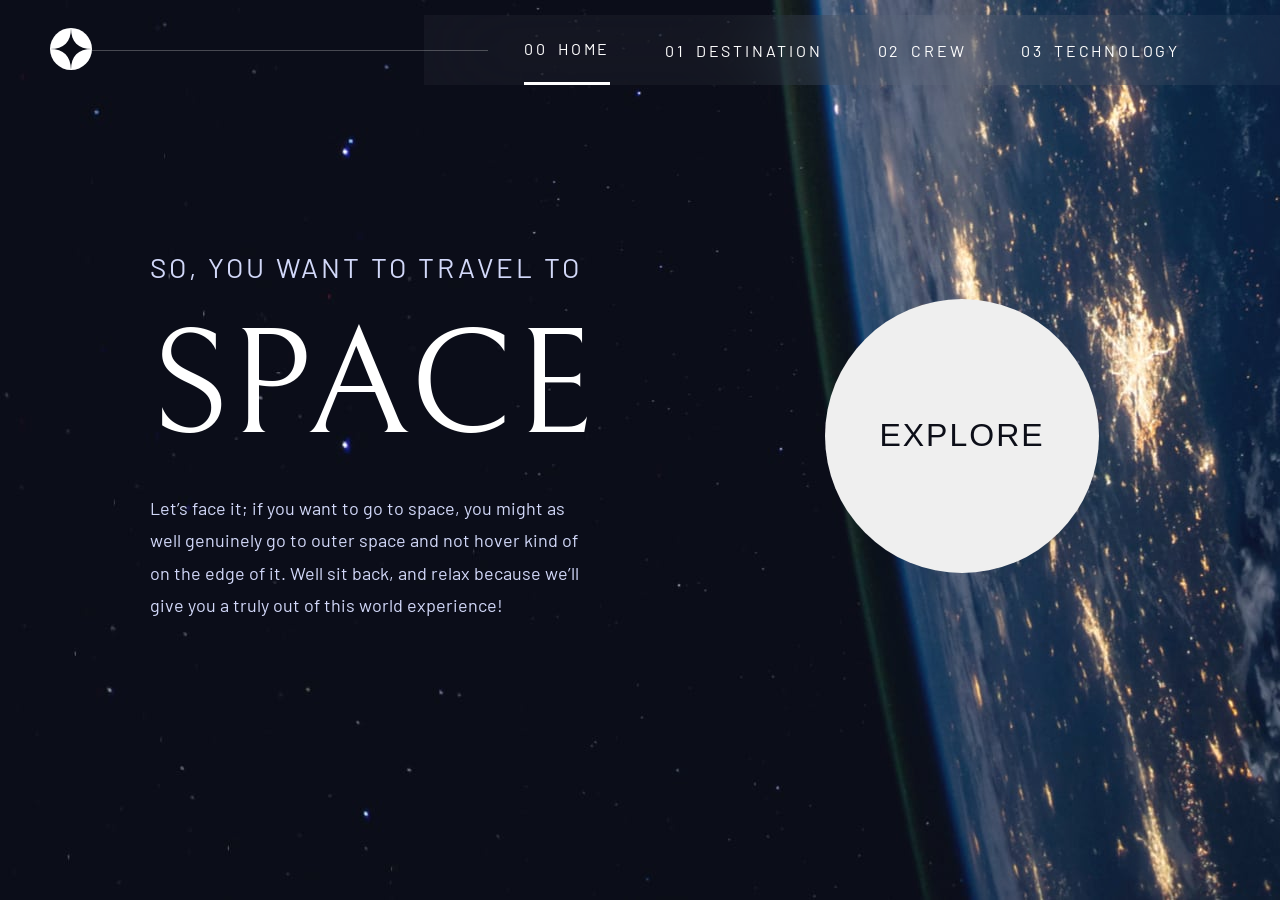
<file: index.html>
<!DOCTYPE html>
<html lang="en">
  <head>
    <meta charset="UTF-8" />
    <meta name="description" content="Frontend Mentor,Space tourism website" />
    <meta
      name="keywords"
      content="Space tourism website, HTML, CSS, JavaScript, SASS, SCSS"
    />
    <meta name="author" content="Frontend Mentor,Coded by sabbir ahmed" />
    <meta name="viewport" content="width=device-width, initial-scale=1.0" />
    <link
      rel="icon"
      type="image/png"
      sizes="32x32"
      href="./assets/favicon-32x32.png"
    />
    <link rel="preconnect" href="https://fonts.googleapis.com" />
    <link rel="preconnect" href="https://fonts.gstatic.com" crossorigin />
    <link
      href="https://fonts.googleapis.com/css2?family=Bellefair&display=swap"
      rel="stylesheet"
    />
    <link
      href="https://fonts.googleapis.com/css2?family=Barlow&display=swap"
      rel="stylesheet"
    />

    <link rel="stylesheet" href="css/style.css" />
    <title>Frontend Mentor | Sabbir Ahmed | Space tourism website</title>
  </head>
  <body>
    <div class="home-container">
      <header class="header">
        <a href="index.html" class="logo-link"
          ><img src="assets/shared/logo.svg" alt="Space tourism" class="logo"
        /></a>
        <div class="horizontal-bar">
          <hr />
        </div>
        <div class="nav-bar-mobile nav-mobile-hide">
          <nav class="nav-mobile">
            <a href="index.html" class="logo-link"
              ><img
                src="assets/shared/logo.svg"
                alt="Space tourism"
                class="logo"
            /></a>
            <ul class="moble-nav">
              <li class="moble-nav__item">
                <a href="index.html" class="moble-nav__link active">
                  <span>00</span> Home
                </a>
              </li>
              <li class="moble-nav__item">
                <a href="destination-moon.html" class="moble-nav__link">
                  <span>01</span>Destination
                </a>
              </li>
              <li class="moble-nav__item">
                <a href="crew-commander.html" class="moble-nav__link">
                  <span>02</span>Crew
                </a>
              </li>
              <li class="moble-nav__item">
                <a href="technology-vehicle.html" class="moble-nav__link">
                  <span>03</span>Technology
                </a>
              </li>
            </ul>
          </nav>
        </div>
        <div class="nav-bar">
          <img
            src="assets/shared/icon-hamburger.svg"
            alt="icon-hamburger"
            class="icon-hamburger"
          />
          <nav class="nav">
            <ul class="header-nav">
              <li class="header-nav__item">
                <a href="index.html" class="header-nav__link active">
                  <span>00</span> Home
                </a>
              </li>
              <li class="header-nav__item">
                <a href="destination-moon.html" class="header-nav__link">
                  <span>01</span>Destination
                </a>
              </li>
              <li class="header-nav__item">
                <a href="crew-commander.html" class="header-nav__link">
                  <span>02</span>Crew
                </a>
              </li>
              <li class="header-nav__item">
                <a href="technology-vehicle.html" class="header-nav__link">
                  <span>03</span>Technology
                </a>
              </li>
            </ul>
          </nav>
        </div>
      </header>
      <main class="main">
        <div class="hero">
          <div class="hero__text-box">
            <div class="subheading-primary subheading-color-light">
              So, you want to travel to
            </div>
            <h1 class="heading-primary">Space</h1>
            <div class="paragraph-text-box">
              <p class="paragraph">
                Let’s face it; if you want to go to space, you might as well
                genuinely go to outer space and not hover kind of on the edge of
                it. Well sit back, and relax because we’ll give you a truly out
                of this world experience!
              </p>
            </div>
          </div>
          <div class="hero__cta">
            <button class="btn btn-explore">Explore</button>
          </div>
        </div>
      </main>
    </div>
    <script src="js/script.js"></script>
  </body>
</html>
</file>
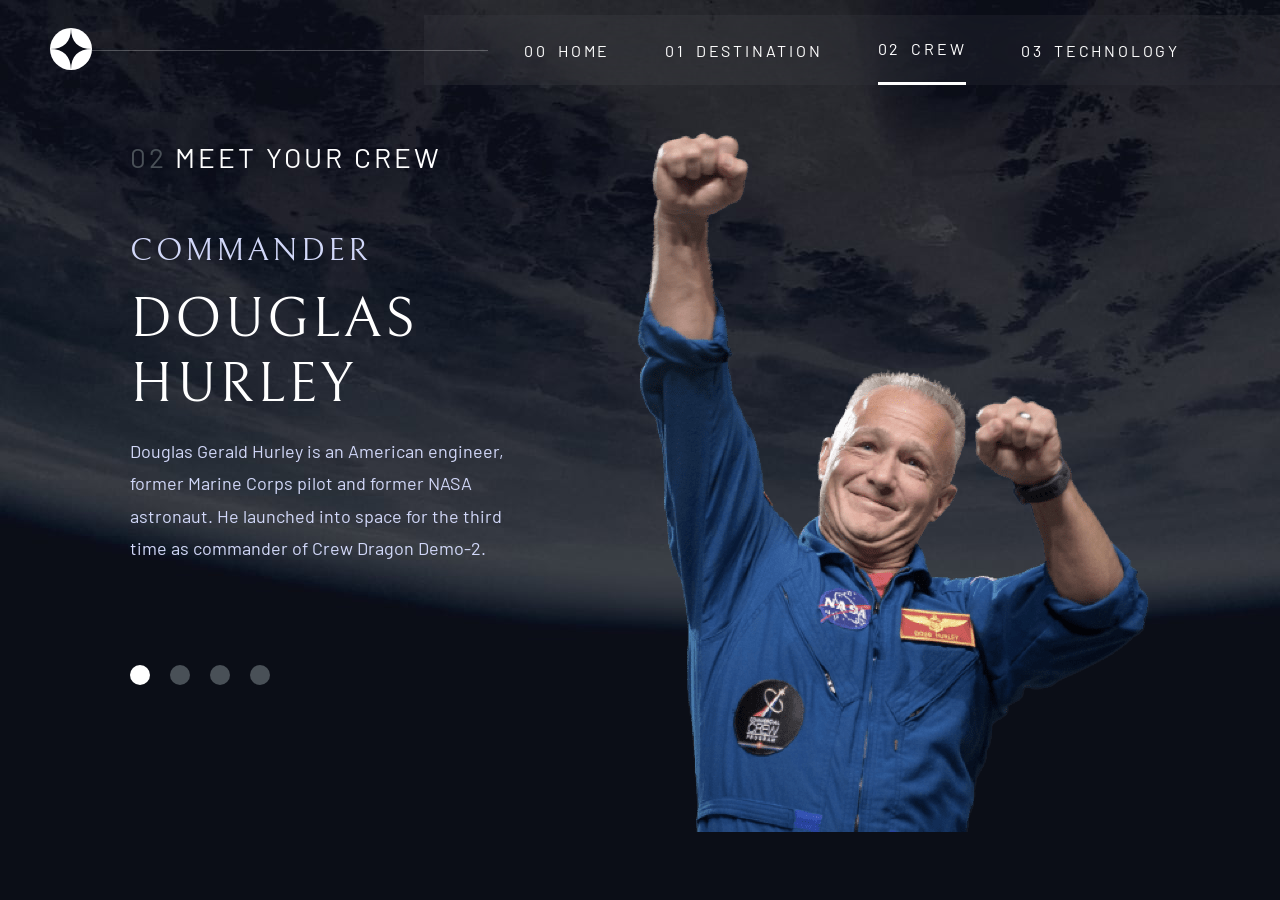
<file: crew-commander.html>
<!DOCTYPE html>
<html lang="en">
  <meta charset="UTF-8" />
  <meta name="description" content="Frontend Mentor,Space tourism website" />
    <meta
      name="keywords"
      content="Space tourism website, HTML, CSS, JavaScript, SASS, SCSS"
    />
    <meta name="author" content="Frontend Mentor,Coded by sabbir ahmed" />
    <meta name="viewport" content="width=device-width, initial-scale=1.0" />
    <link
      rel="icon"
      type="image/png"
      sizes="32x32"
      href="./assets/favicon-32x32.png"
    />
    <link rel="preconnect" href="https://fonts.googleapis.com" />
    <link rel="preconnect" href="https://fonts.gstatic.com" crossorigin />
    <link
      href="https://fonts.googleapis.com/css2?family=Bellefair&display=swap"
      rel="stylesheet"
    />
    <link
      href="https://fonts.googleapis.com/css2?family=Barlow&display=swap"
      rel="stylesheet"
    />

    <link rel="stylesheet" href="css/style.css" />
    <title>Frontend Mentor | Sabbir Ahmed | Space tourism website</title>
  </head>
  <body>
    <div class="crew-container">
      <header class="header">
        <a href="index.html" class="logo-link"
        ><img src="assets/shared/logo.svg" alt="Space tourism" class="logo"
      /></a>
        <div class="horizontal-bar">
          <hr />
        </div>
        <div class="nav-bar-mobile nav-mobile-hide">
          <nav class="nav-mobile">
            <img
              src="assets/shared/icon-close.svg"
              alt="icon close"
              class="icon-close"
            />
            <ul class="moble-nav">
              <li class="moble-nav__item">
                <a href="index.html" class="moble-nav__link">
                  <span>00</span> Home
                </a>
              </li>
              <li class="moble-nav__item">
                <a href="destination-moon.html" class="moble-nav__link">
                  <span>01</span>Destination
                </a>
              </li>
              <li class="moble-nav__item">
                <a href="crew-commander.html" class="moble-nav__link active">
                  <span>02</span>Crew
                </a>
              </li>
              <li class="moble-nav__item">
                <a href="technology-vehicle.html" class="moble-nav__link">
                  <span>03</span>Technology
                </a>
              </li>
            </ul>
          </nav>
        </div>
        <div class="nav-bar">
          <img
            src="assets/shared/icon-hamburger.svg"
            alt="icon-hamburger"
            class="icon-hamburger"
          />
          <nav class="nav">
            <ul class="header-nav">
              <li class="header-nav__item">
                <a href="index.html" class="header-nav__link">
                  <span>00</span> Home
                </a>
              </li>
              <li class="header-nav__item">
                <a href="destination-moon.html" class="header-nav__link">
                  <span>01</span>Destination
                </a>
              </li>
              <li class="header-nav__item">
                <a href="crew-commander.html" class="header-nav__link active">
                  <span>02</span>Crew
                </a>
              </li>
              <li class="header-nav__item">
                <a href="technology-vehicle.html" class="header-nav__link">
                  <span>03</span>Technology
                </a>
              </li>
            </ul>
          </nav>
        </div>
      </header>
      <main class="main">
        <div class="crew-details-container">
          <div class="crew-details">
            <div class="subheading-box">
              <div class="subheading-primary">
                <span class="subheading-no">02</span>Meet your crew
              </div>
            </div>
            <div class="crew-details__box">
              <div class="crew-details__information">             
              <h4 class="heading-quartary subheading-color-light">Commander</h4>
              <h3 class="heading-tertiary">Douglas Hurley</h3>
              <div class="paragraph-text-box">
              <p class="paragraph">
                Douglas Gerald Hurley is an American engineer, former Marine Corps pilot 
                and former NASA astronaut. He launched into space for the third time as 
                commander of Crew Dragon Demo-2.
              </p>
            </div>
              <div class="crew-details__options">
               <a href="crew-commander.html" class="options-link atcive"><span class="optins-item"></span></a>
               <a href="crew-specialist.html" class="options-link"><span class="optins-item"></span></a>
               <a href="crew-pilot.html" class="options-link"><span class="optins-item"></span></a>
               <a href="crew-engineer.html" class="options-link"><span class="optins-item"></span></a>
              </div>
            </div>
            <div class="crew-details__img-box">
              <img
                src="assets/crew/image-douglas-hurley.png"
                alt="Douglas Durley"
                class="crew-details__img"
              />
            </div>
          </div>
          </div>
        </div>
      </main>
      <footer class="footer"></footer>
    </div>
    <script src="js/script.js"></script>
    <script>
      function myFunction(x) {
        const crewDetailsImg = document.querySelector(
          ".crew-details__img"
        );
        if (x.matches) {
          // If media query matches
          crewDetailsImg.src = "assets/crew/image-douglas-hurley.webp";
          console.log(crewDetailsImg);
        } else {
          crewDetailsImg.src = "assets/crew/image-douglas-hurley.png";
        }
      }
      var x = window.matchMedia("(max-width: 600px)");
      myFunction(x); // Call listener function at run time
      x.addListener(myFunction); // Attach listener function on state changes
    </script>
  </body>
</html>
</file>
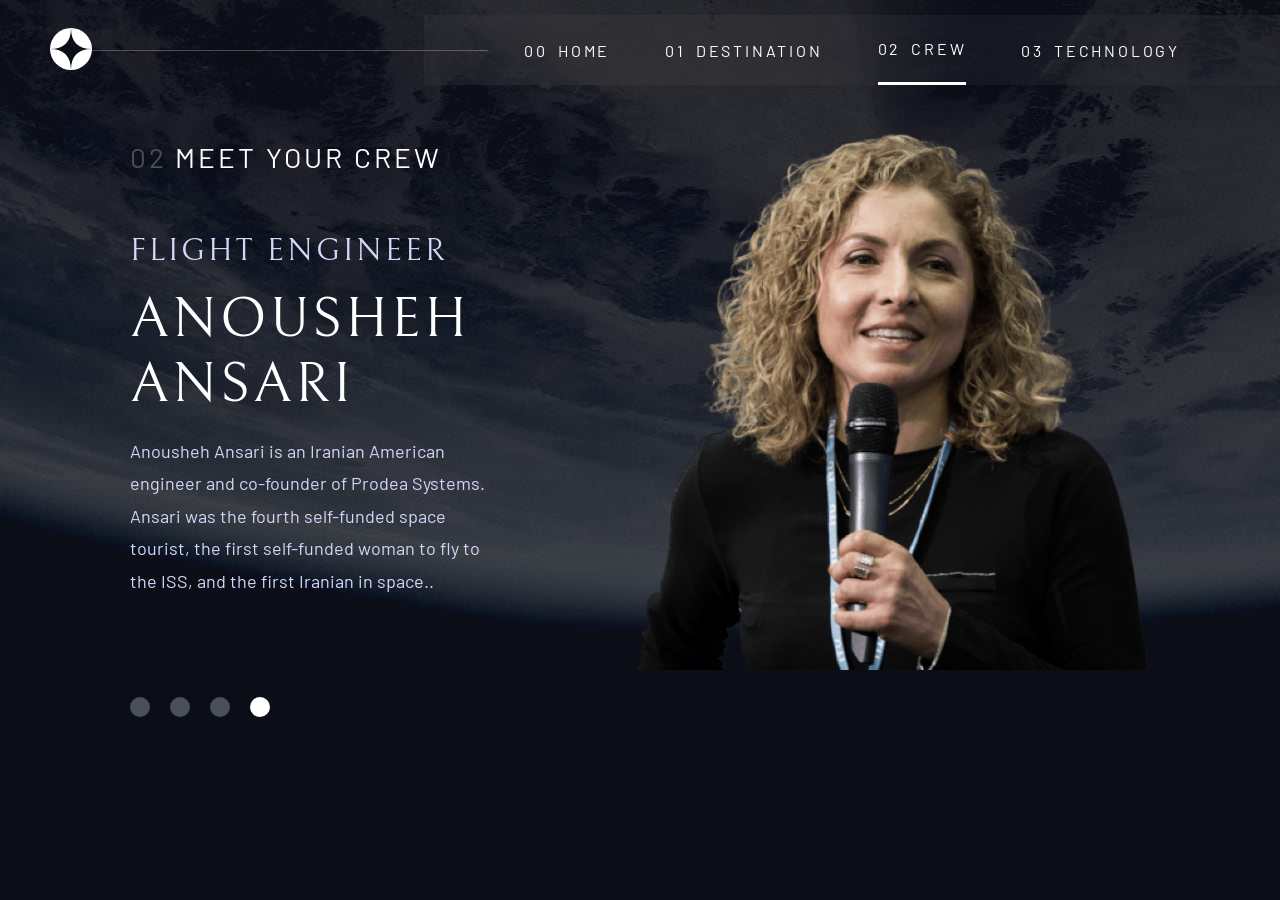
<file: crew-engineer.html>
<!DOCTYPE html>
<html lang="en">
  <head>
    <meta charset="UTF-8" />
    <meta name="viewport" content="width=device-width, initial-scale=1.0" />

    <link
      rel="icon"
      type="image/png"
      sizes="32x32"
      href="./assets/favicon-32x32.png"
    />
    <!DOCTYPE html>
    <html lang="en">
      <meta charset="UTF-8" />
      <meta name="description" content="Frontend Mentor,Space tourism website" />
        <meta
          name="keywords"
          content="Space tourism website, HTML, CSS, JavaScript, SASS, SCSS"
        />
        <meta name="author" content="Frontend Mentor,Coded by sabbir ahmed" />
        <meta name="viewport" content="width=device-width, initial-scale=1.0" />
        <link
          rel="icon"
          type="image/png"
          sizes="32x32"
          href="./assets/favicon-32x32.png"
        />
        <link rel="preconnect" href="https://fonts.googleapis.com" />
        <link rel="preconnect" href="https://fonts.gstatic.com" crossorigin />
        <link
          href="https://fonts.googleapis.com/css2?family=Bellefair&display=swap"
          rel="stylesheet"
        />
        <link
          href="https://fonts.googleapis.com/css2?family=Barlow&display=swap"
          rel="stylesheet"
        />
    
        <link rel="stylesheet" href="css/style.css" />
        <title>Frontend Mentor | Sabbir Ahmed | Space tourism website</title>
      </head>
      <body>
        <div class="crew-container">
          <header class="header">
            <a href="index.html" class="logo-link"
            ><img src="assets/shared/logo.svg" alt="Space tourism" class="logo"
          /></a>
            <div class="horizontal-bar">
              <hr />
            </div>
            <div class="nav-bar-mobile nav-mobile-hide">
              <nav class="nav-mobile">
                <img
                  src="assets/shared/icon-close.svg"
                  alt="icon close"
                  class="icon-close"
                />
                <ul class="moble-nav">
                  <li class="moble-nav__item">
                    <a href="index.html" class="moble-nav__link">
                      <span>00</span> Home
                    </a>
                  </li>
                  <li class="moble-nav__item">
                    <a href="destination-moon.html" class="moble-nav__link">
                      <span>01</span>Destination
                    </a>
                  </li>
                  <li class="moble-nav__item">
                    <a href="crew-commander.html" class="moble-nav__link active">
                      <span>02</span>Crew
                    </a>
                  </li>
                  <li class="moble-nav__item">
                    <a href="technology-vehicle.html" class="moble-nav__link">
                      <span>03</span>Technology
                    </a>
                  </li>
                </ul>
              </nav>
            </div>
            <div class="nav-bar">
              <img
                src="assets/shared/icon-hamburger.svg"
                alt="icon-hamburger"
                class="icon-hamburger"
              />
              <nav class="nav">
                <ul class="header-nav">
                  <li class="header-nav__item">
                    <a href="index.html" class="header-nav__link">
                      <span>00</span> Home
                    </a>
                  </li>
                  <li class="header-nav__item">
                    <a href="destination-moon.html" class="header-nav__link">
                      <span>01</span>Destination
                    </a>
                  </li>
                  <li class="header-nav__item">
                    <a href="crew-commander.html" class="header-nav__link active">
                      <span>02</span>Crew
                    </a>
                  </li>
                  <li class="header-nav__item">
                    <a href="technology-vehicle.html" class="header-nav__link">
                      <span>03</span>Technology
                    </a>
                  </li>
                </ul>
              </nav>
            </div>
          </header>
          <main class="main">
            <div class="crew-details-container">
              <div class="crew-details">
                <div class="subheading-box">
                  <div class="subheading-primary">
                    <span class="subheading-no">02</span>Meet your crew
                  </div>
                </div>
                <div class="crew-details__box">
                  <div class="crew-details__information">             
                  <h4 class="heading-quartary subheading-color-light">Flight Engineer</h4>
                  <h3 class="heading-tertiary">Anousheh Ansari</h3>
                  <div class="paragraph-text-box">
                  <p class="paragraph">
                    Anousheh Ansari is an Iranian American engineer and co-founder of Prodea Systems. 
                    Ansari was the fourth self-funded space tourist, the first self-funded woman to 
                    fly to the ISS, and the first Iranian in space..
                  </p>
                </div>
                  <div class="crew-details__options">
                    <a href="crew-commander.html" class="options-link"><span class="optins-item"></span></a>
                    <a href="crew-specialist.html" class="options-link"><span class="optins-item"></span></a>
                    <a href="crew-pilot.html" class="options-link"><span class="optins-item"></span></a>
                    <a href="crew-engineer.html" class="options-link atcive"><span class="optins-item"></span></a>
                  </div>
                </div>
                <div class="crew-details__img-box">
                  <img
                  src="assets/crew/image-anousheh-ansari.png"
                  alt="Anousheh Ansari"
                  class="crew-details__img"
                />
                </div>
              </div>
              </div>
            </div>
          </main>
          <footer class="footer"></footer>
        </div>
        <script src="js/script.js"></script>
        <script>
          function myFunction(x) {
            const crewDetailsImg = document.querySelector(
              ".crew-details__img"
            );
            if (x.matches) {
              // If media query matches
              crewDetailsImg.src = "assets/crew/image-anousheh-ansari.webp";
              console.log(crewDetailsImg);
            } else {
              crewDetailsImg.src = "assets/crew/image-anousheh-ansari.png";
            }
          }
          var x = window.matchMedia("(max-width: 600px)");
          myFunction(x); // Call listener function at run time
          x.addListener(myFunction); // Attach listener function on state changes
        </script>
      </body>
    </html>
</file>
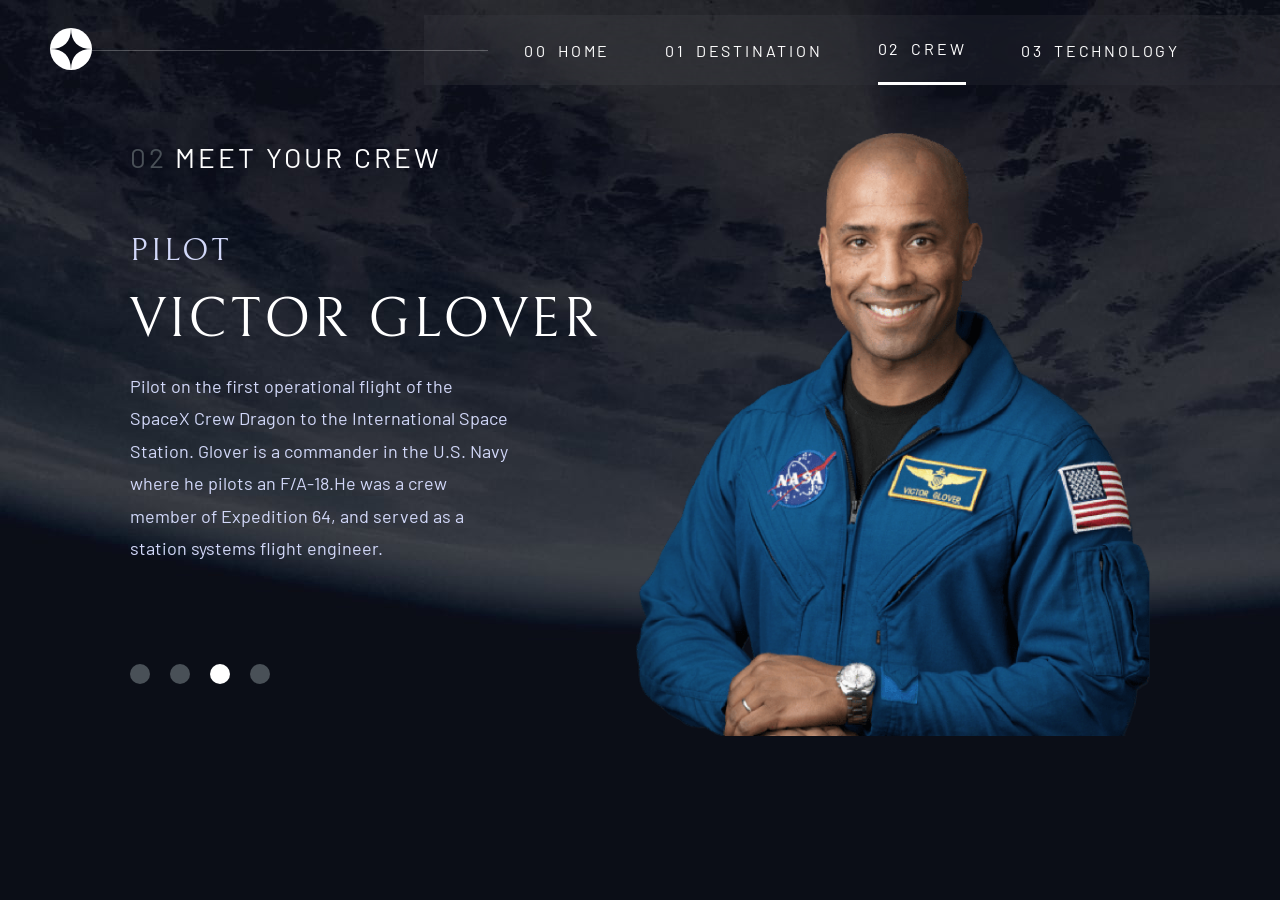
<file: crew-pilot.html>
<!DOCTYPE html>
<html lang="en">
  <meta charset="UTF-8" />
  <meta name="description" content="Frontend Mentor,Space tourism website" />
    <meta
      name="keywords"
      content="Space tourism website, HTML, CSS, JavaScript, SASS, SCSS"
    />
    <meta name="author" content="Frontend Mentor,Coded by sabbir ahmed" />
    <meta name="viewport" content="width=device-width, initial-scale=1.0" />
    <link
      rel="icon"
      type="image/png"
      sizes="32x32"
      href="./assets/favicon-32x32.png"
    />
    <link rel="preconnect" href="https://fonts.googleapis.com" />
    <link rel="preconnect" href="https://fonts.gstatic.com" crossorigin />
    <link
      href="https://fonts.googleapis.com/css2?family=Bellefair&display=swap"
      rel="stylesheet"
    />
    <link
      href="https://fonts.googleapis.com/css2?family=Barlow&display=swap"
      rel="stylesheet"
    />

    <link rel="stylesheet" href="css/style.css" />
    <title>Frontend Mentor | Sabbir Ahmed | Space tourism website</title>
  </head>
  <body>
    <div class="crew-container">
      <header class="header">
        <a href="index.html" class="logo-link"
        ><img src="assets/shared/logo.svg" alt="Space tourism" class="logo"
      /></a>
        <div class="horizontal-bar">
          <hr />
        </div>
        <div class="nav-bar-mobile nav-mobile-hide">
          <nav class="nav-mobile">
            <img
              src="assets/shared/icon-close.svg"
              alt="icon close"
              class="icon-close"
            />
            <ul class="moble-nav">
              <li class="moble-nav__item">
                <a href="index.html" class="moble-nav__link">
                  <span>00</span> Home
                </a>
              </li>
              <li class="moble-nav__item">
                <a href="destination-moon.html" class="moble-nav__link">
                  <span>01</span>Destination
                </a>
              </li>
              <li class="moble-nav__item">
                <a href="crew-commander.html" class="moble-nav__link active>
                  <span>02</span>Crew
                </a>
              </li>
              <li class="moble-nav__item">
                <a href="technology-vehicle.html" class="moble-nav__link">
                  <span>03</span>Technology
                </a>
              </li>
            </ul>
          </nav>
        </div>
        <div class="nav-bar">
          <img
            src="assets/shared/icon-hamburger.svg"
            alt="icon-hamburger"
            class="icon-hamburger"
          />
          <nav class="nav">
            <ul class="header-nav">
              <li class="header-nav__item">
                <a href="index.html" class="header-nav__link">
                  <span>00</span> Home
                </a>
              </li>
              <li class="header-nav__item">
                <a href="destination-moon.html" class="header-nav__link">
                  <span>01</span>Destination
                </a>
              </li>
              <li class="header-nav__item">
                <a href="crew-commander.html" class="header-nav__link active">
                  <span>02</span>Crew
                </a>
              </li>
              <li class="header-nav__item">
                <a href="technology-vehicle.html" class="header-nav__link">
                  <span>03</span>Technology
                </a>
              </li>
            </ul>
          </nav>
        </div>
      </header>
      <main class="main">
        <div class="crew-details-container">
          <div class="crew-details">
            <div class="subheading-box">
              <div class="subheading-primary">
                <span class="subheading-no">02</span>Meet your crew
              </div>
            </div>
            <div class="crew-details__box">
              <div class="crew-details__information">             
              <h4 class="heading-quartary subheading-color-light">Pilot</h4>
              <h3 class="heading-tertiary">Victor Glover</h3>
              <div class="paragraph-text-box">
              <p class="paragraph">
                Pilot on the first operational flight of the SpaceX Crew Dragon to the 
                International Space Station. Glover is a commander in the U.S. Navy where 
                he pilots an F/A-18.He was a crew member of Expedition 64, and served as a 
                station systems flight engineer.
              </p>
            </div>
              <div class="crew-details__options">
                <a href="crew-commander.html" class="options-link"><span class="optins-item"></span></a>
                <a href="crew-specialist.html" class="options-link"><span class="optins-item"></span></a>
                <a href="crew-pilot.html" class="options-link atcive"><span class="optins-item"></span></a>
                <a href="crew-engineer.html" class="options-link"><span class="optins-item"></span></a>
              </div>
            </div>
            <div class="crew-details__img-box">
              <img
              src="assets/crew/image-victor-glover.png"
              alt="Victor Glover"
              class="crew-details__img"
            />
            </div>
          </div>
          </div>
        </div>
      </main>
      <footer class="footer"></footer>
    </div>
    <script src="js/script.js"></script>
    <script>
      function myFunction(x) {
        const crewDetailsImg = document.querySelector(
          ".crew-details__img"
        );
        if (x.matches) {
          // If media query matches
          crewDetailsImg.src = "assets/crew/image-victor-glover.webp";
          console.log(crewDetailsImg);
        } else {
          crewDetailsImg.src = "assets/crew/image-victor-glover.png";
        }
      }
      var x = window.matchMedia("(max-width: 600px)");
      myFunction(x); // Call listener function at run time
      x.addListener(myFunction); // Attach listener function on state changes
    </script>
  </body>
</html>
</file>
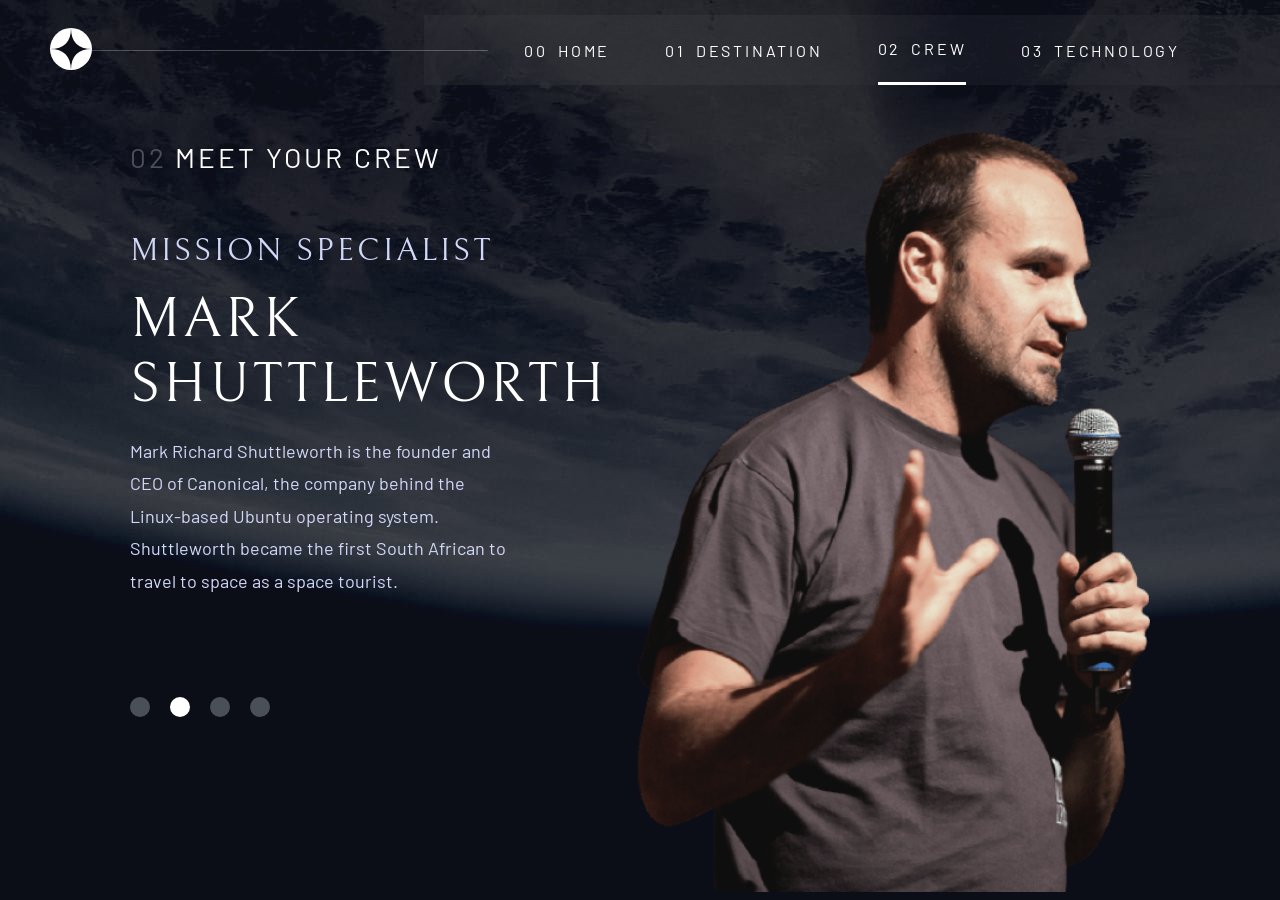
<file: crew-specialist.html>
<!DOCTYPE html>
<html lang="en">
  <meta charset="UTF-8" />
  <meta name="description" content="Frontend Mentor,Space tourism website" />
    <meta
      name="keywords"
      content="Space tourism website, HTML, CSS, JavaScript, SASS, SCSS"
    />
    <meta name="author" content="Frontend Mentor,Coded by sabbir ahmed" />
    <meta name="viewport" content="width=device-width, initial-scale=1.0" />
    <link
      rel="icon"
      type="image/png"
      sizes="32x32"
      href="./assets/favicon-32x32.png"
    />
    <link rel="preconnect" href="https://fonts.googleapis.com" />
    <link rel="preconnect" href="https://fonts.gstatic.com" crossorigin />
    <link
      href="https://fonts.googleapis.com/css2?family=Bellefair&display=swap"
      rel="stylesheet"
    />
    <link
      href="https://fonts.googleapis.com/css2?family=Barlow&display=swap"
      rel="stylesheet"
    />

    <link rel="stylesheet" href="css/style.css" />
    <title>Frontend Mentor | Sabbir Ahmed | Space tourism website</title>
  </head>
  <body>
    <div class="crew-container">
      <header class="header">
        <a href="index.html" class="logo-link"
        ><img src="assets/shared/logo.svg" alt="Space tourism" class="logo"
      /></a>
        <div class="horizontal-bar">
          <hr />
        </div>
        <div class="nav-bar">
          <img
            src="assets/shared/icon-hamburger.svg"
            alt="icon-hamburger"
            class="icon-hamburger"
          />
          <div class="nav-bar-mobile nav-mobile-hide">
            <nav class="nav-mobile">
              <img
                src="assets/shared/icon-close.svg"
                alt="icon close"
                class="icon-close"
              />
              <ul class="moble-nav">
                <li class="moble-nav__item">
                  <a href="index.html" class="moble-nav__link ">
                    <span>00</span> Home
                  </a>
                </li>
                <li class="moble-nav__item">
                  <a href="destination-moon.html" class="moble-nav__link">
                    <span>01</span>Destination
                  </a>
                </li>
                <li class="moble-nav__item">
                  <a href="crew-commander.html" class="moble-nav__link active">
                    <span>02</span>Crew
                  </a>
                </li>
                <li class="moble-nav__item">
                  <a href="technology-vehicle.html" class="moble-nav__link">
                    <span>03</span>Technology
                  </a>
                </li>
              </ul>
            </nav>
          </div>
          <nav class="nav">
            <ul class="header-nav">
              <li class="header-nav__item">
                <a href="index.html" class="header-nav__link">
                  <span>00</span> Home
                </a>
              </li>
              <li class="header-nav__item">
                <a href="destination-moon.html" class="header-nav__link">
                  <span>01</span>Destination
                </a>
              </li>
              <li class="header-nav__item">
                <a href="crew-commander.html" class="header-nav__link active">
                  <span>02</span>Crew
                </a>
              </li>
              <li class="header-nav__item">
                <a href="technology-vehicle.html" class="header-nav__link">
                  <span>03</span>Technology
                </a>
              </li>
            </ul>
          </nav>
        </div>
      </header>
      <main class="main">
        <div class="crew-details-container">
          <div class="crew-details">
            <div class="subheading-box">
              <div class="subheading-primary">
                <span class="subheading-no">02</span>Meet your crew
              </div>
            </div>
            <div class="crew-details__box">
              <div class="crew-details__information">             
              <h4 class="heading-quartary subheading-color-light">Mission Specialist</h4>
              <h3 class="heading-tertiary">Mark Shuttleworth</h3>
              <div class="paragraph-text-box">
              <p class="paragraph">
                Mark Richard Shuttleworth is the founder and CEO of Canonical, the company behind 
                the Linux-based Ubuntu operating system. Shuttleworth became the first South 
                African to travel to space as a space tourist.
              </p>
            </div>
              <div class="crew-details__options">
                <a href="crew-commander.html" class="options-link"><span class="optins-item"></span></a>
               <a href="crew-specialist.html" class="options-link atcive"><span class="optins-item"></span></a>
               <a href="crew-pilot.html" class="options-link"><span class="optins-item"></span></a>
               <a href="crew-engineer.html" class="options-link"><span class="optins-item"></span></a>
              </div>
            </div>
            <div class="crew-details__img-box">
              <img
                src="assets/crew/image-mark-shuttleworth.png"
                alt="Mark Shuttleworth"
                class="crew-details__img"
              />
            </div>
          </div>
          </div>
        </div>
      </main>
      <footer class="footer"></footer>
    </div>
    <script src="js/script.js"></script>
    <script>
      function myFunction(x) {
        const crewDetailsImg = document.querySelector(
          ".crew-details__img"
        );
        if (x.matches) {
          // If media query matches
          crewDetailsImg.src = "assets/crew/image-mark-shuttleworth.webp";
          console.log(crewDetailsImg);
        } else {
          crewDetailsImg.src = "assets/crew/image-mark-shuttleworth.png";
        }
      }
      var x = window.matchMedia("(max-width: 600px)");
      myFunction(x); // Call listener function at run time
      x.addListener(myFunction); // Attach listener function on state changes
    </script>
  </body>
</html>
</file>
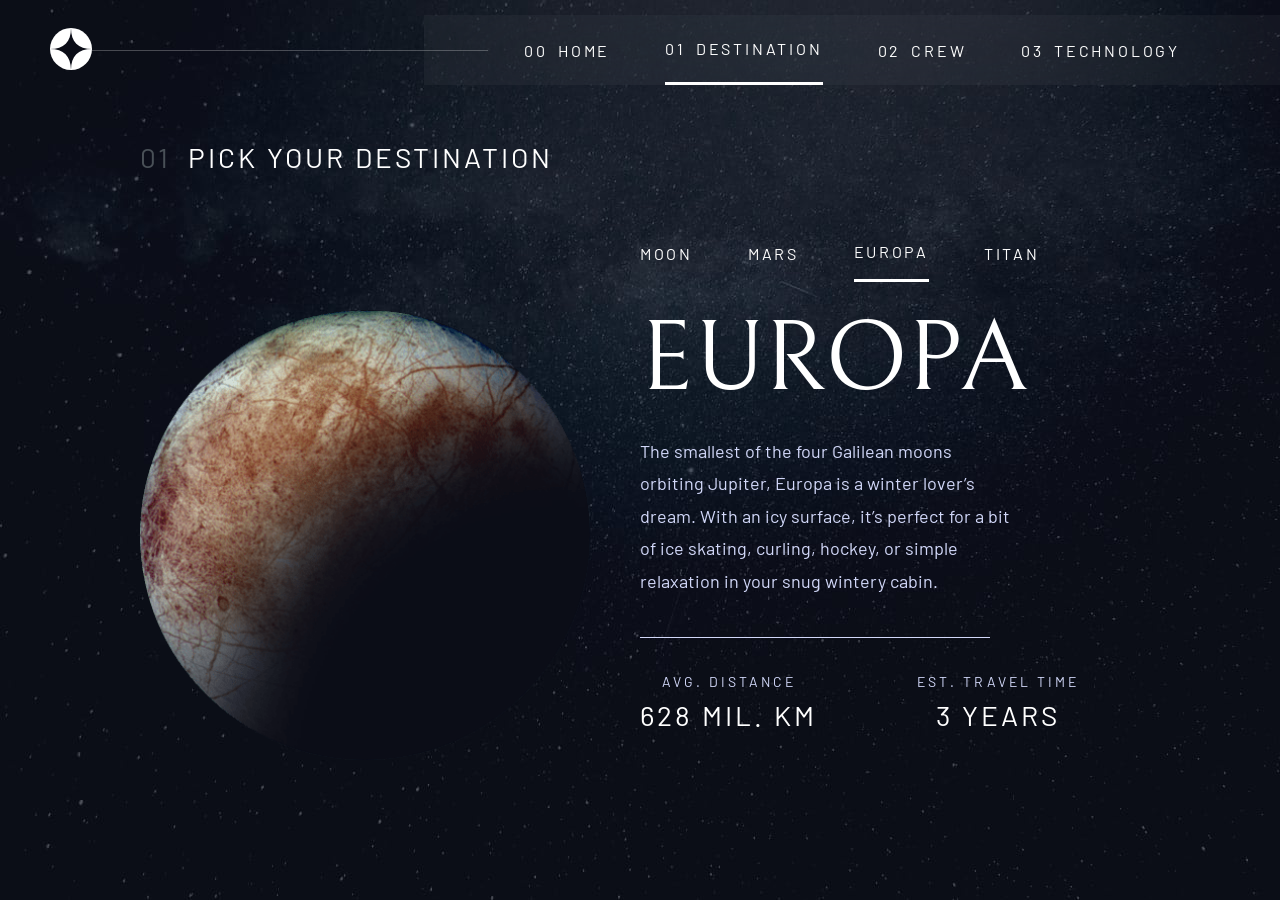
<file: destination-europa.html>
<!DOCTYPE html>
<html lang="en">
  <head>
    <meta charset="UTF-8" />
    <meta name="description" content="Frontend Mentor,Space tourism website" />
    <meta
      name="keywords"
      content="Space tourism website, HTML, CSS, JavaScript, SASS, SCSS"
    />
    <meta name="author" content="Frontend Mentor,Coded by sabbir ahmed" />
    <meta name="viewport" content="width=device-width, initial-scale=1.0" />
    <link
      rel="icon"
      type="image/png"
      sizes="32x32"
      href="./assets/favicon-32x32.png"
    />
    <link rel="preconnect" href="https://fonts.googleapis.com" />
    <link rel="preconnect" href="https://fonts.gstatic.com" crossorigin />
    <link
      href="https://fonts.googleapis.com/css2?family=Bellefair&display=swap"
      rel="stylesheet"
    />
    <link
      href="https://fonts.googleapis.com/css2?family=Barlow&display=swap"
      rel="stylesheet"
    />

    <link rel="stylesheet" href="css/style.css" />
    <title>Frontend Mentor | Sabbir Ahmed | Space tourism website</title>
  </head>
  <body>
    <div class="destination-container">
      <header class="header">
        <a href="index.html" class="logo-link"
          ><img src="assets/shared/logo.svg" alt="Space tourism" class="logo"
        /></a>
        <div class="horizontal-bar">
          <hr />
        </div>
        <div class="nav-bar-mobile nav-mobile-hide">
          <nav class="nav-mobile">
            <img
              src="assets/shared/icon-close.svg"
              alt="icon close"
              class="icon-close"
            />
            <ul class="moble-nav">
              <li class="moble-nav__item">
                <a href="index.html" class="moble-nav__link">
                  <span>00</span> Home
                </a>
              </li>
              <li class="moble-nav__item">
                <a href="destination-moon.html" class="moble-nav__link active">
                  <span>01</span>Destination
                </a>
              </li>
              <li class="moble-nav__item">
                <a href="crew-commander.html" class="moble-nav__link">
                  <span>02</span>Crew
                </a>
              </li>
              <li class="moble-nav__item">
                <a href="technology-vehicle.html" class="moble-nav__link">
                  <span>03</span>Technology
                </a>
              </li>
            </ul>
          </nav>
        </div>
        <div class="nav-bar">
          <img
            src="assets/shared/icon-hamburger.svg"
            alt="icon-hamburger"
            class="icon-hamburger"
          />
          <nav class="nav">
            <ul class="header-nav">
              <li class="header-nav__item">
                <a href="index.html" class="header-nav__link">
                  <span>00</span> Home
                </a>
              </li>
              <li class="header-nav__item">
                <a href="destination-moon.html" class="header-nav__link active">
                  <span>01</span>Destination
                </a>
              </li>
              <li class="header-nav__item">
                <a href="crew-commander.html" class="header-nav__link">
                  <span>02</span>Crew
                </a>
              </li>
              <li class="header-nav__item">
                <a href="technology-vehicle.html" class="header-nav__link">
                  <span>03</span>Technology
                </a>
              </li>
            </ul>
          </nav>
        </div>
      </header>
      <main class="main">
        <div class="destination-details-container">
          <div class="subheading-box">
            <div class="subheading-primary">
              <span class="subheading-no">01</span> Pick your destination
            </div>
          </div>
          <div class="destination-details">
            <div class="destination-details__img-box">
              <img
                src="assets/destination/image-europa.png"
                alt="moon"
                class="destination-details__img"
              />
            </div>
            <div class="destination-details__box">
              <nav class="destination-nav">
                <ul class="destination-details-nav">
                  <li class="destination-details-nav__item">
                    <a
                      href="destination-moon.html"
                      class="destination-details-nav__link"
                    >
                      Moon
                    </a>
                  </li>
                  <li class="destination-details-nav__item">
                    <a
                      href="destination-mars.html"
                      class="destination-details-nav__link"
                    >
                      Mars
                    </a>
                  </li>
                  <li class="destination-details-nav__item">
                    <a
                      href="destination-europa.html"
                      class="destination-details-nav__link active"
                    >
                      Europa
                    </a>
                  </li>
                  <li class="destination-details-nav__item">
                    <a
                      href="destination-titan.html"
                      class="destination-details-nav__link"
                    >
                      Titan
                    </a>
                  </li>
                </ul>
              </nav>
              <h2 class="heading-secondary">Europa</h2>
              <div class="paragraph-text-box">
                <p class="paragraph">
                  The smallest of the four Galilean moons orbiting Jupiter,
                  Europa is a winter lover’s dream. With an icy surface, it’s
                  perfect for a bit of ice skating, curling, hockey, or simple
                  relaxation in your snug wintery cabin.
                </p>
              </div>
              <hr />
              <div class="destination-details__options">
                <div class="destination-details__option-one">
                  <div
                    class="subheading-heading-secondary destination-details__margin-reset"
                  >
                    Avg. distance
                  </div>
                  <div class="subheading-primary">628 mil. km</div>
                </div>
                <div class="destination-details__option-two">
                  <div
                    class="subheading-heading-secondary destination-details__margin-reset"
                  >
                    Est. travel time
                  </div>
                  <div class="subheading-primary">3 years</div>
                </div>
              </div>
            </div>
          </div>
        </div>
      </main>
      <footer class="footer"></footer>
    </div>
    <script src="js/script.js"></script>
    <script>
      function myFunction(x) {
        const destinationDetailsImg = document.querySelector(
          ".destination-details__img"
        );
        if (x.matches) {
          // If media query matches
          destinationDetailsImg.src = "assets/destination/image-europa.webp";
          console.log(destinationDetailsImg);
        } else {
          destinationDetailsImg.src = "assets/destination/image-europa.png";
        }
      }
      var x = window.matchMedia("(max-width: 600px)");
      myFunction(x); // Call listener function at run time
      x.addListener(myFunction); // Attach listener function on state changes
    </script>
  </body>
</html>
</file>
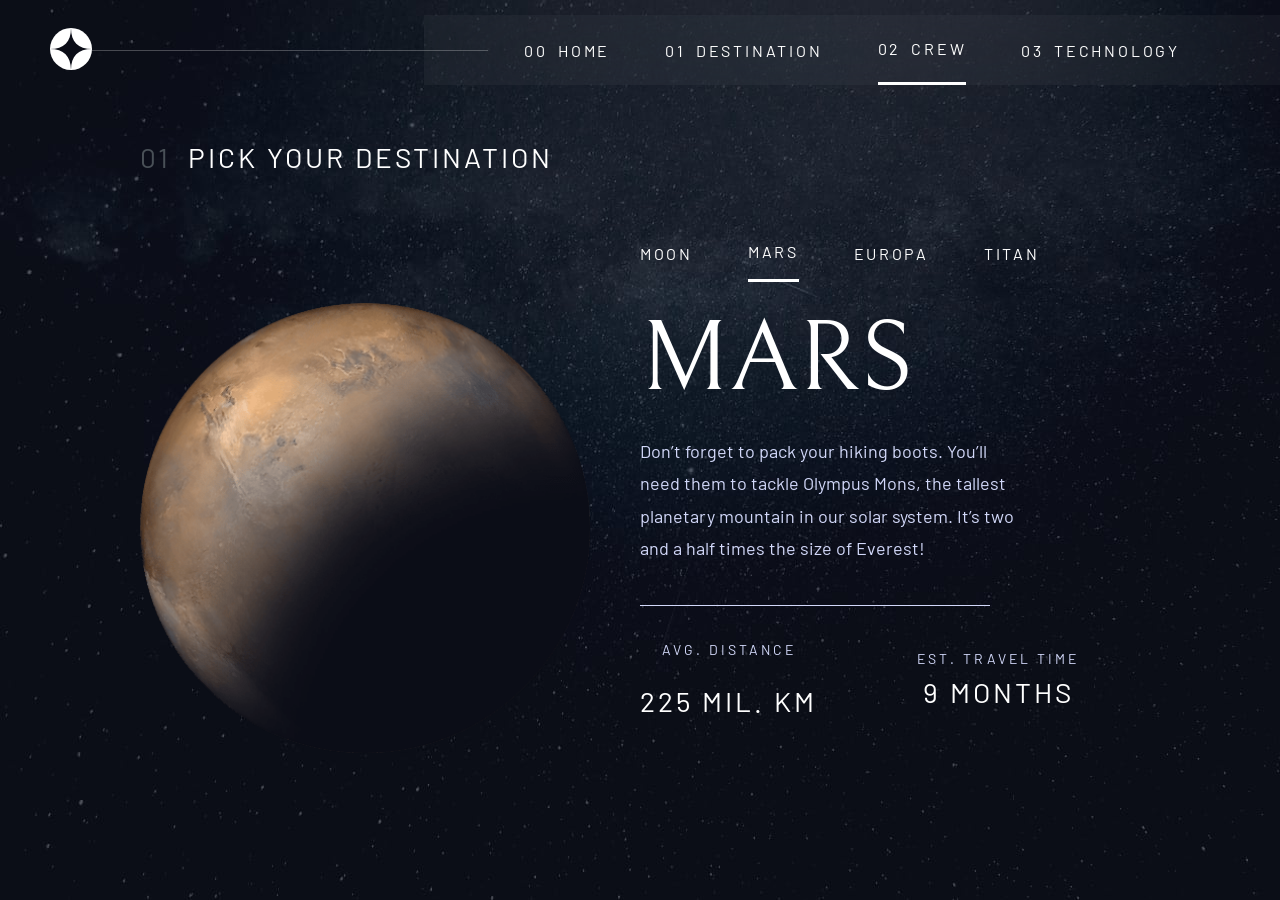
<file: destination-mars.html>
<!DOCTYPE html>
<html lang="en">
  <head>
    <meta charset="UTF-8" />
    <meta name="description" content="Frontend Mentor,Space tourism website" />
    <meta
      name="keywords"
      content="Space tourism website, HTML, CSS, JavaScript, SASS, SCSS"
    />
    <meta name="author" content="Frontend Mentor,Coded by sabbir ahmed" />
    <meta name="viewport" content="width=device-width, initial-scale=1.0" />
    <link
      rel="icon"
      type="image/png"
      sizes="32x32"
      href="./assets/favicon-32x32.png"
    />
    <link rel="preconnect" href="https://fonts.googleapis.com" />
    <link rel="preconnect" href="https://fonts.gstatic.com" crossorigin />
    <link
      href="https://fonts.googleapis.com/css2?family=Bellefair&display=swap"
      rel="stylesheet"
    />
    <link
      href="https://fonts.googleapis.com/css2?family=Barlow&display=swap"
      rel="stylesheet"
    />

    <link rel="stylesheet" href="css/style.css" />
    <title>Frontend Mentor | Sabbir Ahmed | Space tourism website</title>
  </head>
  <body>
    <div class="destination-container">
      <header class="header">
        <a href="index.html" class="logo-link"
          ><img src="assets/shared/logo.svg" alt="Space tourism" class="logo"
        /></a>
        <div class="horizontal-bar">
          <hr />
        </div>
        <div class="nav-bar-mobile nav-mobile-hide">
          <nav class="nav-mobile">
            <img
              src="assets/shared/icon-close.svg"
              alt="icon close"
              class="icon-close"
            />
            <ul class="moble-nav">
              <li class="moble-nav__item">
                <a href="index.html" class="moble-nav__link active">
                  <span>00</span> Home
                </a>
              </li>
              <li class="moble-nav__item">
                <a href="destination-moon.html" class="moble-nav__link">
                  <span>01</span>Destination
                </a>
              </li>
              <li class="moble-nav__item">
                <a href="crew-commander.html" class="moble-nav__link">
                  <span>02</span>Crew
                </a>
              </li>
              <li class="moble-nav__item">
                <a href="technology-vehicle.html" class="moble-nav__link">
                  <span>03</span>Technology
                </a>
              </li>
            </ul>
          </nav>
        </div>
        <div class="nav-bar">
          <img
            src="assets/shared/icon-hamburger.svg"
            alt="icon-hamburger"
            class="icon-hamburger"
          />
          <nav class="nav">
            <ul class="header-nav">
              <li class="header-nav__item">
                <a href="index.html" class="header-nav__link">
                  <span>00</span> Home
                </a>
              </li>
              <li class="header-nav__item">
                <a href="destination-moon.html" class="header-nav__link">
                  <span>01</span>Destination
                </a>
              </li>
              <li class="header-nav__item">
                <a href="crew-commander.html" class="header-nav__link active">
                  <span>02</span>Crew
                </a>
              </li>
              <li class="header-nav__item">
                <a href="technology-vehicle.html" class="header-nav__link">
                  <span>03</span>Technology
                </a>
              </li>
            </ul>
          </nav>
        </div>
      </header>
      <main class="main">
        <div class="destination-details-container">
          <div class="subheading-box">
            <div class="subheading-primary">
              <span class="subheading-no">01</span> Pick your destination
            </div>
          </div>
          <div class="destination-details">
            <div class="destination-details__img-box">
              <img
                src="assets/destination/image-mars.png"
                alt="moon"
                class="destination-details__img"
              />
            </div>
            <div class="destination-details__box">
              <nav class="destination-nav">
                <ul class="destination-details-nav">
                  <li class="destination-details-nav__item">
                    <a
                      href="destination-moon.html"
                      class="destination-details-nav__link"
                    >
                      Moon
                    </a>
                  </li>
                  <li class="destination-details-nav__item">
                    <a
                      href="destination-mars.html"
                      class="destination-details-nav__link active"
                    >
                      Mars
                    </a>
                  </li>
                  <li class="destination-details-nav__item">
                    <a
                      href="destination-europa.html"
                      class="destination-details-nav__link"
                    >
                      Europa
                    </a>
                  </li>
                  <li class="destination-details-nav__item">
                    <a
                      href="destination-titan.html"
                      class="destination-details-nav__link"
                    >
                      Titan
                    </a>
                  </li>
                </ul>
              </nav>
              <h2 class="heading-secondary">Mars</h2>
              <div class="paragraph-text-box">
                <p class="paragraph">
                  Don’t forget to pack your hiking boots. You’ll need them to
                  tackle Olympus Mons, the tallest planetary mountain in our
                  solar system. It’s two and a half times the size of Everest!
                </p>
              </div>
              <hr />
              <div class="destination-details__options">
                <div class="destination-details__option-one">
                  <div class="subheading-heading-secondary">Avg. distance</div>
                  <div class="subheading-primary">225 mil. km</div>
                </div>
                <div class="destination-details__option-two">
                  <div
                    class="subheading-heading-secondary destination-details__margin-reset"
                  >
                    Est. travel time
                  </div>
                  <div class="subheading-primary">9 months</div>
                </div>
              </div>
            </div>
          </div>
        </div>
      </main>
      <footer class="footer"></footer>
    </div>
    <script src="js/script.js"></script>
    <script>
      function myFunction(x) {
        const destinationDetailsImg = document.querySelector(
          ".destination-details__img"
        );
        if (x.matches) {
          // If media query matches
          destinationDetailsImg.src = "assets/destination/image-mars.webp";
          console.log(destinationDetailsImg);
        } else {
          destinationDetailsImg.src = "assets/destination/image-mars.png";
        }
      }
      var x = window.matchMedia("(max-width: 600px)");
      myFunction(x); // Call listener function at run time
      x.addListener(myFunction); // Attach listener function on state changes
    </script>
  </body>
</html>
</file>
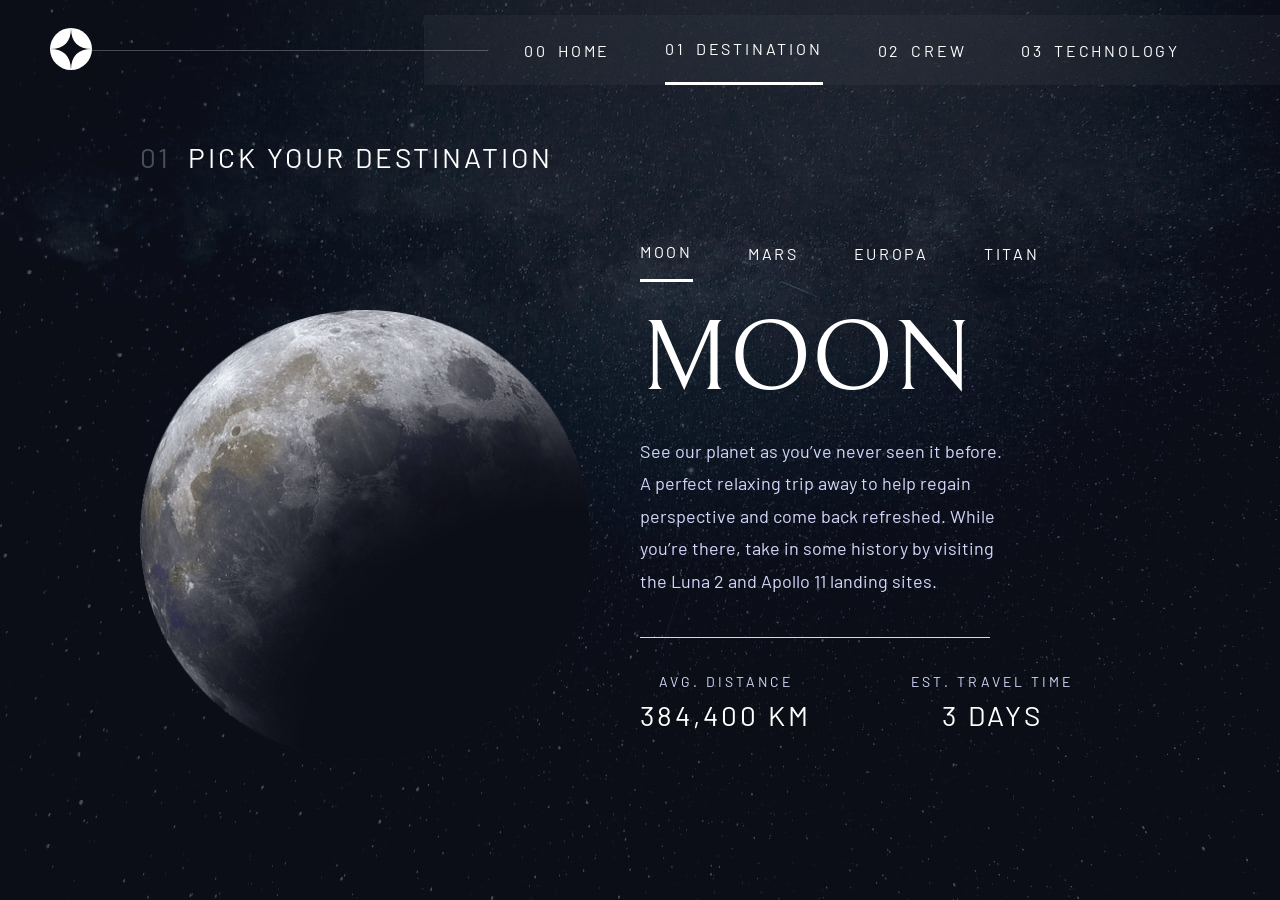
<file: destination-moon.html>
<!DOCTYPE html>
<html lang="en">
  <head>
    <meta charset="UTF-8" />
    <meta name="description" content="Frontend Mentor,Space tourism website" />
    <meta
      name="keywords"
      content="Space tourism website, HTML, CSS, JavaScript, SASS, SCSS"
    />
    <meta name="author" content="Frontend Mentor,Coded by sabbir ahmed" />
    <meta name="viewport" content="width=device-width, initial-scale=1.0" />
    <link
      rel="icon"
      type="image/png"
      sizes="32x32"
      href="./assets/favicon-32x32.png"
    />
    <link rel="preconnect" href="https://fonts.googleapis.com" />
    <link rel="preconnect" href="https://fonts.gstatic.com" crossorigin />
    <link
      href="https://fonts.googleapis.com/css2?family=Bellefair&display=swap"
      rel="stylesheet"
    />
    <link
      href="https://fonts.googleapis.com/css2?family=Barlow&display=swap"
      rel="stylesheet"
    />

    <link rel="stylesheet" href="css/style.css" />
    <title>Frontend Mentor | Sabbir Ahmed | Space tourism website</title>
  </head>
  <body>
    <div class="destination-container">
      <header class="header">
        <a href="index.html" class="logo-link"
          ><img src="assets/shared/logo.svg" alt="Space tourism" class="logo"
        /></a>
        <div class="horizontal-bar">
          <hr />
        </div>
        <div class="nav-bar-mobile nav-mobile-hide">
          <nav class="nav-mobile">
            <img
              src="assets/shared/icon-close.svg"
              alt="icon close"
              class="icon-close"
            />
            <ul class="moble-nav">
              <li class="moble-nav__item">
                <a href="index.html" class="moble-nav__link">
                  <span>00</span> Home
                </a>
              </li>
              <li class="moble-nav__item">
                <a href="destination-moon.html" class="moble-nav__link active">
                  <span>01</span>Destination
                </a>
              </li>
              <li class="moble-nav__item">
                <a href="crew-commander.html" class="moble-nav__link">
                  <span>02</span>Crew
                </a>
              </li>
              <li class="moble-nav__item">
                <a href="technology-vehicle.html" class="moble-nav__link">
                  <span>03</span>Technology
                </a>
              </li>
            </ul>
          </nav>
        </div>
        <div class="nav-bar">
          <img
            src="assets/shared/icon-hamburger.svg"
            alt="icon-hamburger"
            class="icon-hamburger"
          />
          <nav class="nav">
            <ul class="header-nav">
              <li class="header-nav__item">
                <a href="index.html" class="header-nav__link">
                  <span>00</span> Home
                </a>
              </li>
              <li class="header-nav__item">
                <a href="destination-moon.html" class="header-nav__link active">
                  <span>01</span>Destination
                </a>
              </li>
              <li class="header-nav__item">
                <a href="crew-commander.html" class="header-nav__link">
                  <span>02</span>Crew
                </a>
              </li>
              <li class="header-nav__item">
                <a href="technology-vehicle.html" class="header-nav__link">
                  <span>03</span>Technology
                </a>
              </li>
            </ul>
          </nav>
        </div>
      </header>
      <main class="main">
        <div class="destination-details-container">
          <div class="subheading-box">
            <div class="subheading-primary">
              <span class="subheading-no">01</span> Pick your destination
            </div>
          </div>
          <div class="destination-details">
            <div class="destination-details__img-box">
              <img
                src="assets/destination/image-moon.png"
                alt="moon"
                class="destination-details__img"
              />
            </div>
            <div class="destination-details__box">
              <nav class="destination-nav">
                <ul class="destination-details-nav">
                  <li class="destination-details-nav__item">
                    <a
                      href="destination-moon.html"
                      class="destination-details-nav__link active"
                    >
                      Moon
                    </a>
                  </li>
                  <li class="destination-details-nav__item">
                    <a
                      href="destination-mars.html"
                      class="destination-details-nav__link"
                    >
                      Mars
                    </a>
                  </li>
                  <li class="destination-details-nav__item">
                    <a
                      href="destination-europa.html"
                      class="destination-details-nav__link"
                    >
                      Europa
                    </a>
                  </li>
                  <li class="destination-details-nav__item">
                    <a
                      href="destination-titan.html"
                      class="destination-details-nav__link"
                    >
                      Titan
                    </a>
                  </li>
                </ul>
              </nav>
              <h2 class="heading-secondary">Moon</h2>
              <div class="paragraph-text-box">
                <p class="paragraph">
                  See our planet as you’ve never seen it before. A perfect
                  relaxing trip away to help regain perspective and come back
                  refreshed. While you’re there, take in some history by
                  visiting the Luna 2 and Apollo 11 landing sites.
                </p>
              </div>
              <hr />
              <div class="destination-details__options">
                <div class="destination-details__option-one">
                  <div
                    class="subheading-heading-secondary destination-details__margin-reset"
                  >
                    Avg. distance
                  </div>
                  <div class="subheading-primary">384,400 km</div>
                </div>
                <div class="destination-details__option-two">
                  <div
                    class="subheading-heading-secondary destination-details__margin-reset"
                  >
                    Est. travel time
                  </div>
                  <div class="subheading-primary">3 days</div>
                </div>
              </div>
            </div>
          </div>
        </div>
      </main>
      <footer class="footer"></footer>
    </div>
    <script src="js/script.js"></script>
    <script>
      function myFunction(x) {
        const destinationDetailsImg = document.querySelector(
          ".destination-details__img"
        );
        if (x.matches) {
          // If media query matches
          destinationDetailsImg.src = "assets/destination/image-moon.webp";
          console.log(destinationDetailsImg);
        } else {
          destinationDetailsImg.src = "assets/destination/image-moon.png";
        }
      }
      var x = window.matchMedia("(max-width: 600px)");
      myFunction(x); // Call listener function at run time
      x.addListener(myFunction); // Attach listener function on state changes
    </script>
  </body>
</html>
</file>
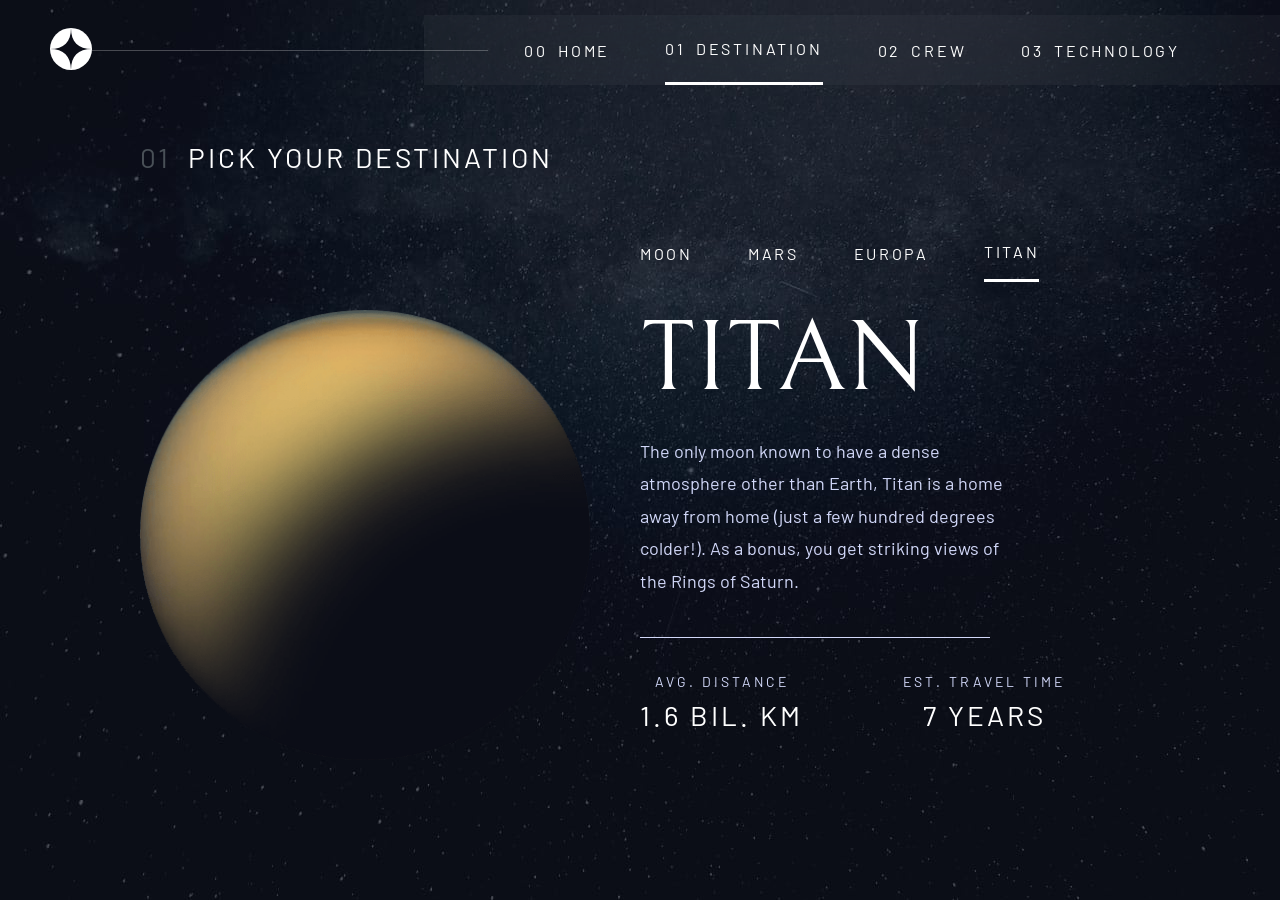
<file: destination-titan.html>
<!DOCTYPE html>
<html lang="en">
  <head>
    <meta charset="UTF-8" />
    <meta name="description" content="Frontend Mentor,Space tourism website" />
    <meta
      name="keywords"
      content="Space tourism website, HTML, CSS, JavaScript, SASS, SCSS"
    />
    <meta name="author" content="Frontend Mentor,Coded by sabbir ahmed" />
    <meta name="viewport" content="width=device-width, initial-scale=1.0" />
    <link
      rel="icon"
      type="image/png"
      sizes="32x32"
      href="./assets/favicon-32x32.png"
    />
    <link rel="preconnect" href="https://fonts.googleapis.com" />
    <link rel="preconnect" href="https://fonts.gstatic.com" crossorigin />
    <link
      href="https://fonts.googleapis.com/css2?family=Bellefair&display=swap"
      rel="stylesheet"
    />
    <link
      href="https://fonts.googleapis.com/css2?family=Barlow&display=swap"
      rel="stylesheet"
    />

    <link rel="stylesheet" href="css/style.css" />
    <title>Frontend Mentor | Sabbir Ahmed | Space tourism website</title>
  </head>
  <body>
    <div class="destination-container">
      <header class="header">
        <a href="index.html" class="logo-link"
          ><img src="assets/shared/logo.svg" alt="Space tourism" class="logo"
        /></a>
        <div class="horizontal-bar">
          <hr />
        </div>
        <div class="nav-bar-mobile nav-mobile-hide">
          <nav class="nav-mobile">
            <img
              src="assets/shared/icon-close.svg"
              alt="icon close"
              class="icon-close"
            />
            <ul class="moble-nav">
              <li class="moble-nav__item">
                <a href="index.html" class="moble-nav__link">
                  <span>00</span> Home
                </a>
              </li>
              <li class="moble-nav__item">
                <a href="destination-moon.html" class="moble-nav__link active">
                  <span>01</span>Destination
                </a>
              </li>
              <li class="moble-nav__item">
                <a href="crew-commander.html" class="moble-nav__link">
                  <span>02</span>Crew
                </a>
              </li>
              <li class="moble-nav__item">
                <a href="technology-vehicle.html" class="moble-nav__link">
                  <span>03</span>Technology
                </a>
              </li>
            </ul>
          </nav>
        </div>
        <div class="nav-bar">
          <img
            src="assets/shared/icon-hamburger.svg"
            alt="icon-hamburger"
            class="icon-hamburger"
          />
          <nav class="nav">
            <ul class="header-nav">
              <li class="header-nav__item">
                <a href="index.html" class="header-nav__link">
                  <span>00</span> Home
                </a>
              </li>
              <li class="header-nav__item">
                <a href="destination-moon.html" class="header-nav__link active">
                  <span>01</span>Destination
                </a>
              </li>
              <li class="header-nav__item">
                <a href="crew-commander.html" class="header-nav__link">
                  <span>02</span>Crew
                </a>
              </li>
              <li class="header-nav__item">
                <a href="technology-vehicle.html" class="header-nav__link">
                  <span>03</span>Technology
                </a>
              </li>
            </ul>
          </nav>
        </div>
      </header>
      <main class="main">
        <div class="destination-details-container">
          <div class="subheading-box">
            <div class="subheading-primary">
              <span class="subheading-no">01</span> Pick your destination
            </div>
          </div>
          <div class="destination-details">
            <div class="destination-details__img-box">
              <img
                src="assets/destination/image-titan.png"
                alt="moon"
                class="destination-details__img"
              />
            </div>
            <div class="destination-details__box">
              <nav class="destination-nav">
                <ul class="destination-details-nav">
                  <li class="destination-details-nav__item">
                    <a
                      href="destination-moon.html"
                      class="destination-details-nav__link"
                    >
                      Moon
                    </a>
                  </li>
                  <li class="destination-details-nav__item">
                    <a
                      href="destination-mars.html"
                      class="destination-details-nav__link"
                    >
                      Mars
                    </a>
                  </li>
                  <li class="destination-details-nav__item">
                    <a
                      href="destination-europa.html"
                      class="destination-details-nav__link"
                    >
                      Europa
                    </a>
                  </li>
                  <li class="destination-details-nav__item">
                    <a
                      href="destination-titan.html"
                      class="destination-details-nav__link active"
                    >
                      Titan
                    </a>
                  </li>
                </ul>
              </nav>
              <h2 class="heading-secondary">Titan</h2>
              <div class="paragraph-text-box">
                <p class="paragraph">
                  The only moon known to have a dense atmosphere other than
                  Earth, Titan is a home away from home (just a few hundred
                  degrees colder!). As a bonus, you get striking views of the
                  Rings of Saturn.
                </p>
              </div>
              <hr />
              <div class="destination-details__options">
                <div class="destination-details__option-one">
                  <div
                    class="subheading-heading-secondary destination-details__margin-reset"
                  >
                    Avg. distance
                  </div>
                  <div class="subheading-primary">1.6 bil. km</div>
                </div>
                <div class="destination-details__option-two">
                  <div
                    class="subheading-heading-secondary destination-details__margin-reset"
                  >
                    Est. travel time
                  </div>
                  <div class="subheading-primary">7 years</div>
                </div>
              </div>
            </div>
          </div>
        </div>
      </main>
      <footer class="footer"></footer>
    </div>
    <script src="js/script.js"></script>
    <script>
      function myFunction(x) {
        const destinationDetailsImg = document.querySelector(
          ".destination-details__img"
        );
        if (x.matches) {
          // If media query matches
          destinationDetailsImg.src = "assets/destination/image-titan.webp";
          console.log(destinationDetailsImg);
        } else {
          destinationDetailsImg.src = "assets/destination/image-titan.png";
        }
      }
      var x = window.matchMedia("(max-width: 600px)");
      myFunction(x); // Call listener function at run time
      x.addListener(myFunction); // Attach listener function on state changes
    </script>
  </body>
</html>
</file>
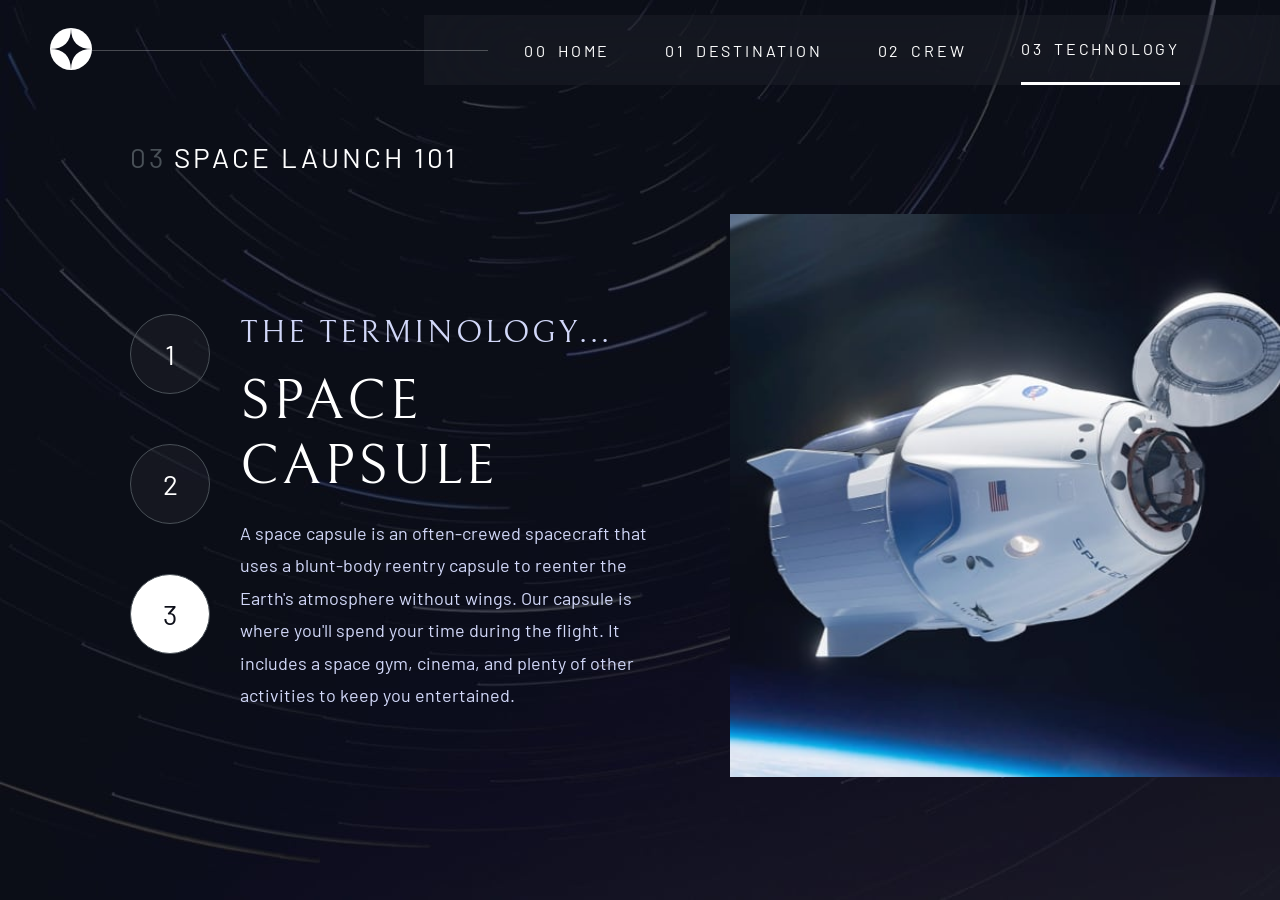
<file: technology-capsule.html>
<!DOCTYPE html>
<html lang="en">
  <head>
    <meta charset="UTF-8" />
    <meta name="description" content="Frontend Mentor,Space tourism website" />
    <meta
      name="keywords"
      content="Space tourism website, HTML, CSS, JavaScript, SASS, SCSS"
    />
    <meta name="author" content="Frontend Mentor,Coded by sabbir ahmed" />
    <meta name="viewport" content="width=device-width, initial-scale=1.0" />
    <link
      rel="icon"
      type="image/png"
      sizes="32x32"
      href="./assets/favicon-32x32.png"
    />
    <link rel="preconnect" href="https://fonts.googleapis.com" />
    <link rel="preconnect" href="https://fonts.gstatic.com" crossorigin />
    <link
      href="https://fonts.googleapis.com/css2?family=Bellefair&display=swap"
      rel="stylesheet"
    />
    <link
      href="https://fonts.googleapis.com/css2?family=Barlow&display=swap"
      rel="stylesheet"
    />

    <link rel="stylesheet" href="css/style.css" />
    <title>Frontend Mentor | Sabbir Ahmed | Space tourism website</title>
  </head>
  <body>
    <div class="technology-container">
      <header class="header">
        <a href="index.html" class="logo-link"
          ><img src="assets/shared/logo.svg" alt="Space tourism" class="logo"
        /></a>
        <div class="horizontal-bar">
          <hr />
        </div>
        <div class="nav-bar-mobile nav-mobile-hide">
          <nav class="nav-mobile">
            <img
              src="assets/shared/icon-close.svg"
              alt="icon close"
              class="icon-close"
            />
            <ul class="moble-nav">
              <li class="moble-nav__item">
                <a href="index.html" class="moble-nav__link active">
                  <span>00</span> Home
                </a>
              </li>
              <li class="moble-nav__item">
                <a href="destination-moon.html" class="moble-nav__link">
                  <span>01</span>Destination
                </a>
              </li>
              <li class="moble-nav__item">
                <a href="crew-commander.html" class="moble-nav__link">
                  <span>02</span>Crew
                </a>
              </li>
              <li class="moble-nav__item">
                <a
                  href="technology-vehicle.html"
                  class="moble-nav__link active"
                >
                  <span>03</span>Technology
                </a>
              </li>
            </ul>
          </nav>
        </div>
        <div class="nav-bar">
          <img
            src="assets/shared/icon-hamburger.svg"
            alt="icon-hamburger"
            class="icon-hamburger"
          />
          <nav class="nav">
            <ul class="header-nav">
              <li class="header-nav__item">
                <a href="index.html" class="header-nav__link">
                  <span>00</span> Home
                </a>
              </li>
              <li class="header-nav__item">
                <a href="destination-moon.html" class="header-nav__link">
                  <span>01</span>Destination
                </a>
              </li>
              <li class="header-nav__item">
                <a href="crew-commander.html" class="header-nav__link">
                  <span>02</span>Crew
                </a>
              </li>
              <li class="header-nav__item">
                <a
                  href="technology-vehicle.html"
                  class="header-nav__link active"
                >
                  <span>03</span>Technology
                </a>
              </li>
            </ul>
          </nav>
        </div>
      </header>
      <main class="main">
        <div class="technology-details-container">
          <div class="subheading-box">
            <div class="subheading-primary">
              <span class="subheading-no">03</span>Space launch 101
            </div>
          </div>
          <div class="technology-details">
            <div class="technology-details__box">
              <div class="technology-details__text-box">
                <div class="technology-details__options">
                  <a href="technology-vehicle.html" class="options-link"
                    ><span class="optins-item">1</span></a
                  >
                  <a href="technology-spaceport.html " class="options-link"
                    ><span class="optins-item">2</span></a
                  >
                  <a href="technology-capsule.html" class="options-link active"
                    ><span class="optins-item">3</span></a
                  >
                </div>
                <div class="technology-details__text">
                  <h4 class="heading-quartary subheading-color-light">
                    The terminology...
                  </h4>
                  <h3 class="heading-tertiary">Space capsule</h3>
                  <div class="paragraph-text-box">
                    <p class="paragraph">
                      A space capsule is an often-crewed spacecraft that uses a
                      blunt-body reentry capsule to reenter the Earth's
                      atmosphere without wings. Our capsule is where you'll
                      spend your time during the flight. It includes a space
                      gym, cinema, and plenty of other activities to keep you
                      entertained.
                    </p>
                  </div>
                </div>
              </div>
            </div>
            <div class="technology-details__img-box">
              <img
                src="assets/technology/image-space-capsule-portrait.jpg"
                alt="Launch Vehicle"
                class="technology-details__img"
              />
            </div>
          </div>
        </div>
      </main>
      <footer class="footer"></footer>
    </div>
    <script src="js/script.js"></script>
    <script>
      function myFunction(x) {
        const technologyDetailsImg = document.querySelector(
          ".technology-details__img"
        );
        if (x.matches) {
          // If media query matches
          technologyDetailsImg.src =
            "assets/technology/image-space-capsule-landscape.jpg";
          console.log(technologyDetailsImg);
        } else {
          technologyDetailsImg.src =
            "assets/technology/image-space-capsule-portrait.jpg";
        }
      }
      var x = window.matchMedia("(max-width: 900px)");
      myFunction(x); // Call listener function at run time
      x.addListener(myFunction); // Attach listener function on state changes
    </script>
  </body>
</html>
</file>
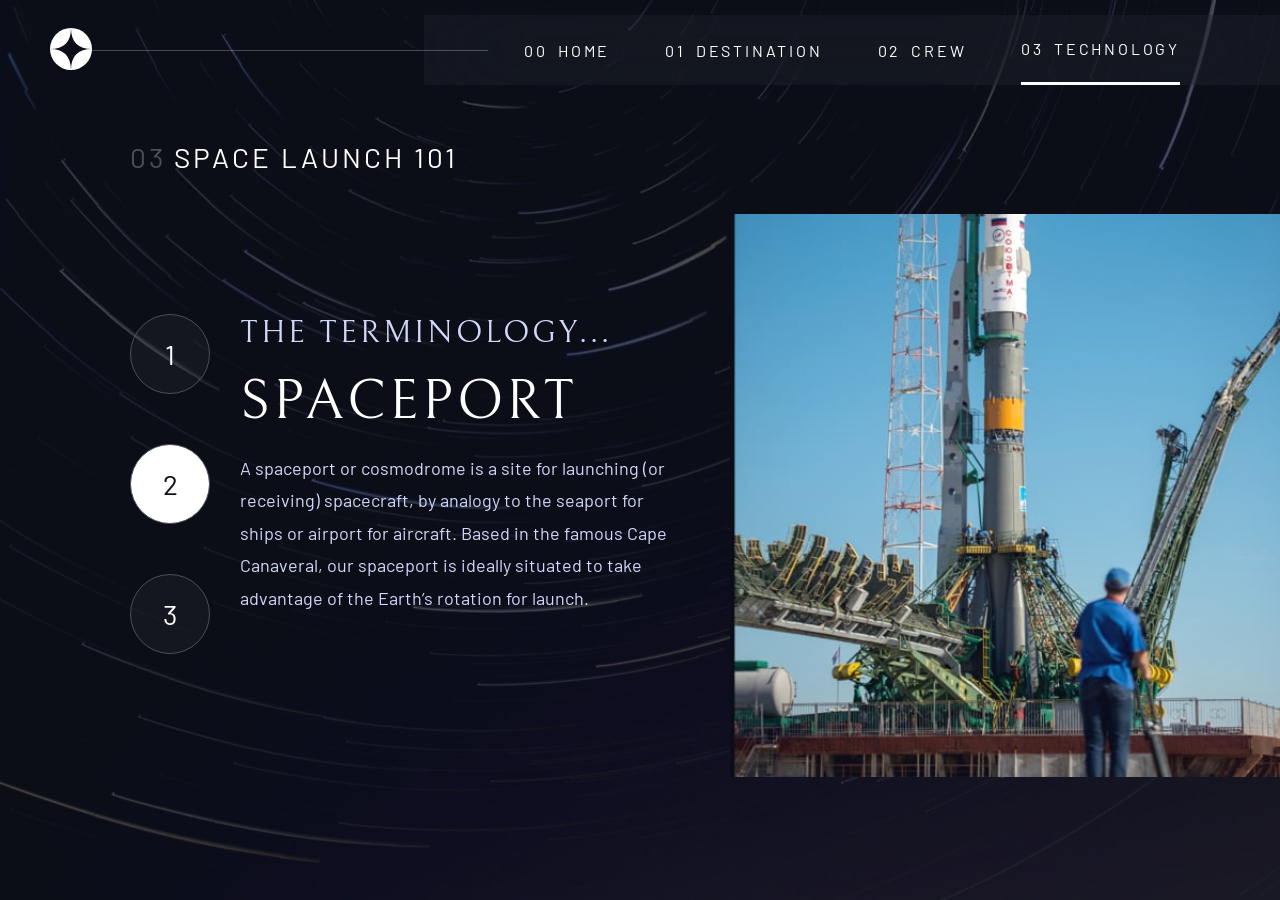
<file: technology-spaceport.html>
<!DOCTYPE html>
<html lang="en">
  <head>
    <meta charset="UTF-8" />
    <meta name="description" content="Frontend Mentor,Space tourism website" />
    <meta
      name="keywords"
      content="Space tourism website, HTML, CSS, JavaScript, SASS, SCSS"
    />
    <meta name="author" content="Frontend Mentor,Coded by sabbir ahmed" />
    <meta name="viewport" content="width=device-width, initial-scale=1.0" />
    <link
      rel="icon"
      type="image/png"
      sizes="32x32"
      href="./assets/favicon-32x32.png"
    />
    <link rel="preconnect" href="https://fonts.googleapis.com" />
    <link rel="preconnect" href="https://fonts.gstatic.com" crossorigin />
    <link
      href="https://fonts.googleapis.com/css2?family=Bellefair&display=swap"
      rel="stylesheet"
    />
    <link
      href="https://fonts.googleapis.com/css2?family=Barlow&display=swap"
      rel="stylesheet"
    />

    <link rel="stylesheet" href="css/style.css" />
    <title>Frontend Mentor | Sabbir Ahmed | Space tourism website</title>
  </head>
  <body>
    <div class="technology-container">
      <header class="header">
        <a href="index.html" class="logo-link"
          ><img src="assets/shared/logo.svg" alt="Space tourism" class="logo"
        /></a>
        <div class="horizontal-bar">
          <hr />
        </div>
        <div class="nav-bar-mobile nav-mobile-hide">
          <nav class="nav-mobile">
            <img
              src="assets/shared/icon-close.svg"
              alt="icon close"
              class="icon-close"
            />
            <ul class="moble-nav">
              <li class="moble-nav__item">
                <a href="index.html" class="moble-nav__link">
                  <span>00</span> Home
                </a>
              </li>
              <li class="moble-nav__item">
                <a href="destination-moon.html" class="moble-nav__link">
                  <span>01</span>Destination
                </a>
              </li>
              <li class="moble-nav__item">
                <a href="crew-commander.html" class="moble-nav__link">
                  <span>02</span>Crew
                </a>
              </li>
              <li class="moble-nav__item">
                <a
                  href="technology-vehicle.html"
                  class="moble-nav__link active"
                >
                  <span>03</span>Technology
                </a>
              </li>
            </ul>
          </nav>
        </div>
        <div class="nav-bar">
          <img
            src="assets/shared/icon-hamburger.svg"
            alt="icon-hamburger"
            class="icon-hamburger"
          />
          <nav class="nav">
            <ul class="header-nav">
              <li class="header-nav__item">
                <a href="index.html" class="header-nav__link">
                  <span>00</span> Home
                </a>
              </li>
              <li class="header-nav__item">
                <a href="destination-moon.html" class="header-nav__link">
                  <span>01</span>Destination
                </a>
              </li>
              <li class="header-nav__item">
                <a href="crew-commander.html" class="header-nav__link">
                  <span>02</span>Crew
                </a>
              </li>
              <li class="header-nav__item">
                <a
                  href="technology-vehicle.html"
                  class="header-nav__link active"
                >
                  <span>03</span>Technology
                </a>
              </li>
            </ul>
          </nav>
        </div>
      </header>
      <main class="main">
        <div class="technology-details-container">
          <div class="subheading-box">
            <div class="subheading-primary">
              <span class="subheading-no">03</span>Space launch 101
            </div>
          </div>
          <div class="technology-details">
            <div class="technology-details__box">
              <div class="technology-details__text-box">
                <div class="technology-details__options">
                  <a href="technology-vehicle.html" class="options-link"
                    ><span class="optins-item">1</span></a
                  >
                  <a
                    href="technology-spaceport.html "
                    class="options-link active"
                    ><span class="optins-item">2</span></a
                  >
                  <a href="technology-capsule.html" class="options-link"
                    ><span class="optins-item">3</span></a
                  >
                </div>
                <div class="technology-details__text">
                  <h4 class="heading-quartary subheading-color-light">
                    The terminology...
                  </h4>
                  <h3 class="heading-tertiary">Spaceport</h3>
                  <div class="paragraph-text-box">
                    <p class="paragraph">
                      A spaceport or cosmodrome is a site for launching (or
                      receiving) spacecraft, by analogy to the seaport for ships
                      or airport for aircraft. Based in the famous Cape
                      Canaveral, our spaceport is ideally situated to take
                      advantage of the Earth’s rotation for launch.
                    </p>
                  </div>
                </div>
              </div>
            </div>
            <div class="technology-details__img-box">
              <img
                src="assets/technology/image-spaceport-portrait.jpg"
                alt="Launch Vehicle"
                class="technology-details__img"
              />
            </div>
          </div>
        </div>
      </main>
      <footer class="footer"></footer>
    </div>
    <script src="js/script.js"></script>
    <script>
      function myFunction(x) {
        const technologyDetailsImg = document.querySelector(
          ".technology-details__img"
        );
        if (x.matches) {
          // If media query matches
          technologyDetailsImg.src =
            "assets/technology/image-spaceport-landscape.jpg";
          console.log(technologyDetailsImg);
        } else {
          technologyDetailsImg.src =
            "assets/technology/image-spaceport-portrait.jpg";
        }
      }
      var x = window.matchMedia("(max-width: 900px)");
      myFunction(x); // Call listener function at run time
      x.addListener(myFunction); // Attach listener function on state changes
    </script>
  </body>
</html>
</file>
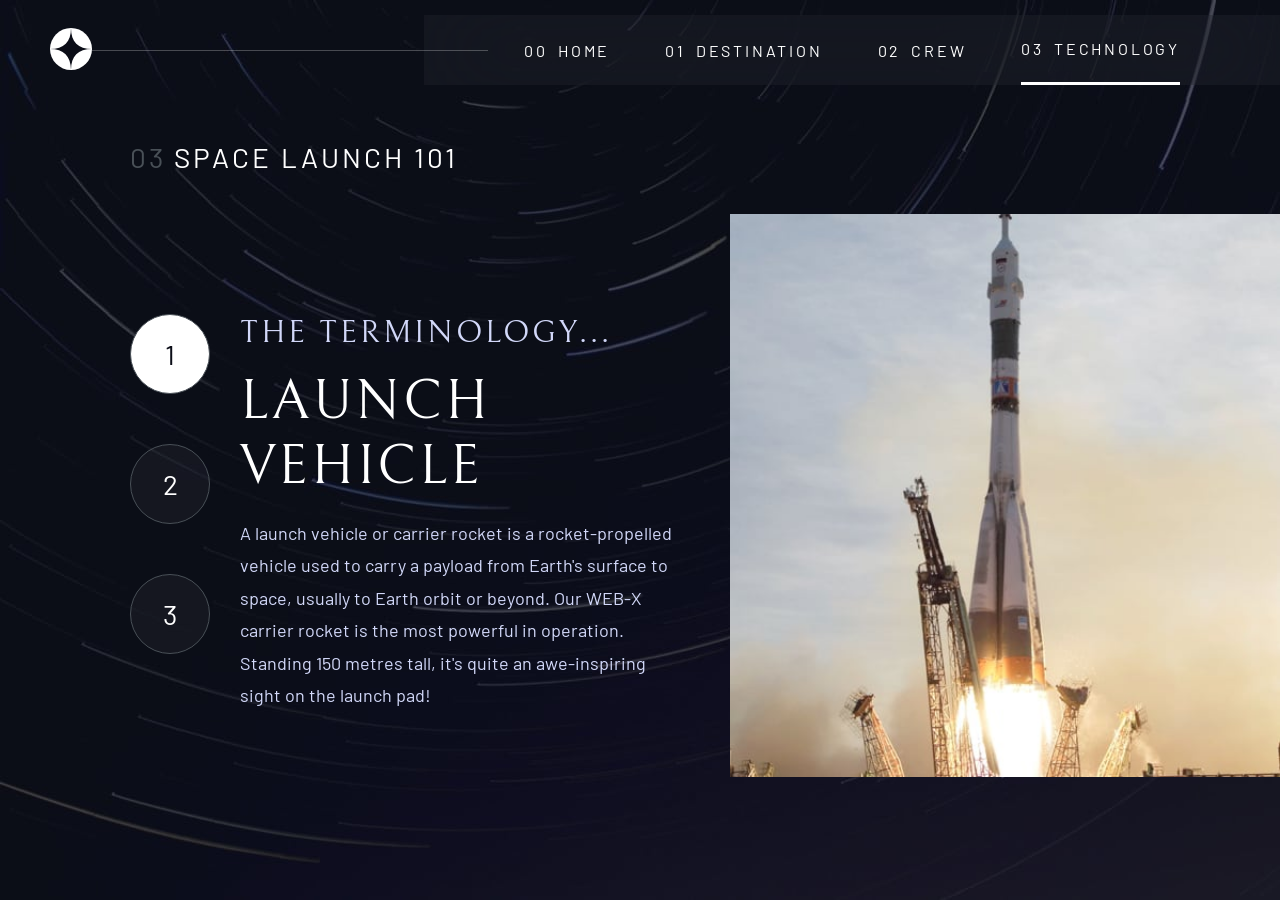
<file: technology-vehicle.html>
<!DOCTYPE html>
<html lang="en">
  <head>
    <meta charset="UTF-8" />
    <meta name="description" content="Frontend Mentor,Space tourism website" />
    <meta
      name="keywords"
      content="Space tourism website, HTML, CSS, JavaScript, SASS, SCSS"
    />
    <meta name="author" content="Frontend Mentor,Coded by sabbir ahmed" />
    <meta name="viewport" content="width=device-width, initial-scale=1.0" />
    <link
      rel="icon"
      type="image/png"
      sizes="32x32"
      href="./assets/favicon-32x32.png"
    />
    <link rel="preconnect" href="https://fonts.googleapis.com" />
    <link rel="preconnect" href="https://fonts.gstatic.com" crossorigin />
    <link
      href="https://fonts.googleapis.com/css2?family=Bellefair&display=swap"
      rel="stylesheet"
    />
    <link
      href="https://fonts.googleapis.com/css2?family=Barlow&display=swap"
      rel="stylesheet"
    />

    <link rel="stylesheet" href="css/style.css" />
    <title>Frontend Mentor | Sabbir Ahmed | Space tourism website</title>
  </head>
  <body>
    <div class="technology-container">
      <header class="header">
        <a href="index.html" class="logo-link"
          ><img src="assets/shared/logo.svg" alt="Space tourism" class="logo"
        /></a>
        <div class="horizontal-bar">
          <hr />
        </div>
        <div class="nav-bar-mobile nav-mobile-hide">
          <nav class="nav-mobile">
            <img
              src="assets/shared/icon-close.svg"
              alt="icon close"
              class="icon-close"
            />
            <ul class="moble-nav">
              <li class="moble-nav__item">
                <a href="index.html" class="moble-nav__link">
                  <span>00</span> Home
                </a>
              </li>
              <li class="moble-nav__item">
                <a href="destination-moon.html" class="moble-nav__link">
                  <span>01</span>Destination
                </a>
              </li>
              <li class="moble-nav__item">
                <a href="crew-commander.html" class="moble-nav__link">
                  <span>02</span>Crew
                </a>
              </li>
              <li class="moble-nav__item">
                <a
                  href="technology-vehicle.html"
                  class="moble-nav__link active"
                >
                  <span>03</span>Technology
                </a>
              </li>
            </ul>
          </nav>
        </div>
        <div class="nav-bar">
          <img
            src="assets/shared/icon-hamburger.svg"
            alt="icon-hamburger"
            class="icon-hamburger"
          />
          <nav class="nav">
            <ul class="header-nav">
              <li class="header-nav__item">
                <a href="index.html" class="header-nav__link">
                  <span>00</span> Home
                </a>
              </li>
              <li class="header-nav__item">
                <a href="destination-moon.html" class="header-nav__link">
                  <span>01</span>Destination
                </a>
              </li>
              <li class="header-nav__item">
                <a href="crew-commander.html" class="header-nav__link">
                  <span>02</span>Crew
                </a>
              </li>
              <li class="header-nav__item">
                <a
                  href="technology-vehicle.html"
                  class="header-nav__link active"
                >
                  <span>03</span>Technology
                </a>
              </li>
            </ul>
          </nav>
        </div>
      </header>
      <main class="main">
        <div class="technology-details-container">
          <div class="subheading-box">
            <div class="subheading-primary">
              <span class="subheading-no">03</span>Space launch 101
            </div>
          </div>
          <div class="technology-details">
            <div class="technology-details__box">
              <div class="technology-details__text-box">
                <div class="technology-details__options">
                  <a href="technology-vehicle.html" class="options-link active"
                    ><span class="optins-item">1</span></a
                  >
                  <a href="technology-spaceport.html" class="options-link"
                    ><span class="optins-item">2</span></a
                  >
                  <a href="technology-capsule.html" class="options-link"
                    ><span class="optins-item">3</span></a
                  >
                </div>
                <div class="technology-details__text">
                  <h4 class="heading-quartary subheading-color-light">
                    The terminology...
                  </h4>
                  <h3 class="heading-tertiary">Launch vehicle</h3>
                  <div class="paragraph-text-box">
                    <p class="paragraph">
                      A launch vehicle or carrier rocket is a rocket-propelled
                      vehicle used to carry a payload from Earth's surface to
                      space, usually to Earth orbit or beyond. Our WEB-X carrier
                      rocket is the most powerful in operation. Standing 150
                      metres tall, it's quite an awe-inspiring sight on the
                      launch pad!
                    </p>
                  </div>
                </div>
              </div>
            </div>
            <div class="technology-details__img-box">
              <img
                src="assets/technology/image-launch-vehicle-portrait.jpg"
                alt="Launch Vehicle"
                class="technology-details__img"
              />
            </div>
          </div>
        </div>
      </main>
      <footer class="footer"></footer>
    </div>
    <script src="js/script.js"></script>
    <script>
      function myFunction(x) {
        const technologyDetailsImg = document.querySelector(
          ".technology-details__img"
        );
        if (x.matches) {
          // If media query matches
          technologyDetailsImg.src =
            "assets/technology/image-launch-vehicle-landscape.jpg";
          console.log(technologyDetailsImg);
        } else {
          technologyDetailsImg.src =
            "assets/technology/image-launch-vehicle-portrait.jpg";
        }
      }
      var x = window.matchMedia("(max-width: 900px)");
      myFunction(x); // Call listener function at run time
      x.addListener(myFunction); // Attach listener function on state changes
    </script>
  </body>
</html>
</file>
<file: css/style.css>
*,*::after,*::before{padding:0;margin:0;box-sizing:inherit}html{box-sizing:border-box;font-size:62.5%}@media only screen and (max-width: 75em){html{font-size:50%}}:root{--color-primary: hsl(230, 35%, 7%);--color-primary-dark: #495057;--color-primary-light: hsl(231, 77%, 90%);--color-white: #ffffff;--color-black: #000000;--shadow-dark: 0 2rem 4rem rgba(0, 0, 0, 0.3)}body{font-family:"Barlow", sans-serif;font-weight:400;font-size:1.6rem;color:var(--color-white);margin:0 auto}.heading-primary{font-family:"Bellefair", serif;font-size:15rem;text-transform:uppercase;font-weight:400;margin-bottom:1.8rem}@media only screen and (max-width: 24.44em){.heading-primary{font-size:8rem}}.heading-secondary{font-family:"Bellefair", serif;font-size:10rem;text-transform:uppercase;font-weight:400;margin-bottom:1.8rem}@media only screen and (max-width: 37.5em){.heading-secondary{font-size:8rem}}@media only screen and (max-width: 24.44em){.heading-secondary{font-size:5.6rem}}.heading-tertiary{font-family:"Bellefair", serif;font-size:5.6rem;text-transform:uppercase;font-weight:400;letter-spacing:3px;margin-bottom:1.8rem}@media only screen and (max-width: 37.5em){.heading-tertiary{font-size:3.2rem}}@media only screen and (max-width: 24.44em){.heading-tertiary{font-size:2.4rem}}.heading-quartary{font-family:"Bellefair", serif;font-size:3.2rem;text-transform:uppercase;font-weight:400;letter-spacing:3px;margin-bottom:1.8rem}@media only screen and (max-width: 56.25em){.heading-quartary{font-size:2rem}}@media only screen and (max-width: 24.44em){.heading-quartary{font-size:1.6rem}}.subheading-primary{font-size:2.8rem;text-transform:uppercase;font-weight:400;letter-spacing:3px;margin-bottom:1.8rem}@media only screen and (max-width: 56.25em){.subheading-primary{font-size:2rem}}@media only screen and (max-width: 24.44em){.subheading-primary{font-size:1.4rem;letter-spacing:1px}}.subheading-no{color:var(--color-primary-dark);margin-right:0.8rem}.subheading-color-light{color:var(--color-primary-light)}.subheading-heading-secondary{font-family:Barlow;font-size:18px;font-weight:400;line-height:32px;letter-spacing:0px;text-align:left;font-size:1.4rem;color:var(--color-primary-light);text-transform:uppercase;font-weight:400;letter-spacing:3px;margin-bottom:1.8rem}.paragraph-text-box{width:75%}@media only screen and (max-width: 56.25em){.paragraph-text-box{width:50%}}@media only screen and (max-width: 37.5em){.paragraph-text-box{width:100%}}.paragraph{font-size:1.8rem;line-height:1.8;color:var(--color-primary-light)}.text-center{text-align:center}.image{width:100%;background-position:center center;background-size:cover;background-repeat:no-repeat}.image{background-image:url("")}.home-container{width:100%;min-height:100vh;margin:0 auto;background-image:url("../assets/home/background-home-desktop.jpg");background-size:cover;background-repeat:no-repeat}@media only screen and (max-width: 56.25em){.home-container{background-position:center center;background-size:cover;background-image:url("../assets/home/background-home-tablet.jpg")}}@media only screen and (max-width: 37.5em){.home-container{background-image:url("../assets/home/background-home-mobile.jpg")}}.header{height:10rem;margin:0 0 0 5rem}@media only screen and (max-width: 56.25em){.header{height:6.4rem}}@media only screen and (max-width: 37.5em){.header{margin:0 0 0 2rem}}.destination-container{width:100%;min-height:100vh;margin:0 auto;background-image:url("../assets/destination/background-destination-desktop.jpg");background-size:cover;background-repeat:no-repeat}@media only screen and (max-width: 56.25em){.destination-container{background-position:center center;background-size:cover;background-image:url("../assets/destination/background-destination-tablet.jpg")}}@media only screen and (max-width: 37.5em){.destination-container{background-image:url("../assets/destination/background-destination-mobile.jpg")}}.destination-details-container{max-width:144rem;margin:0 14rem}@media only screen and (max-width: 56.25em){.destination-details-container{margin:0}}@media only screen and (max-width: 37.5em){.destination-details-container{margin:0 5rem}}@media only screen and (max-width: 37.5em){.destination-details-container{margin:0 2rem}}.crew-container{width:100%;min-height:100vh;margin:0 auto;background-image:url("../assets/crew/background-crew-desktop.jpg");background-size:cover;background-repeat:no-repeat}@media only screen and (max-width: 56.25em){.crew-container{background-position:center center;background-size:cover;background-image:url("../assets/crew/background-crew-tablet.jpg")}}@media only screen and (max-width: 37.5em){.crew-container{background-image:url("../assets/crew/background-crew-mobile.jpg")}}.crew-details-container{max-width:144rem;margin:0 13rem}@media only screen and (max-width: 56.25em){.crew-details-container{margin:0 5rem}}@media only screen and (max-width: 37.5em){.crew-details-container{margin:0 2rem}}.technology-container{width:100%;min-height:100vh;margin:0 auto;background-image:url("../assets/technology/background-technology-desktop.jpg");background-size:cover;background-repeat:no-repeat}@media only screen and (max-width: 56.25em){.technology-container{background-position:center center;background-size:cover;background-image:url("../assets/technology/background-technology-tablet.jpg")}}@media only screen and (max-width: 37.5em){.technology-container{background-image:url("../assets/technology/background-technology-mobile.jpg")}}.technology-details-container{max-width:144rem;margin:0 0 0 13rem}@media only screen and (max-width: 56.25em){.technology-details-container{margin:0}}.header{margin:0 auto;font-size:1.6rem;display:flex;justify-content:space-between;align-items:center}.header .logo{height:4.2rem;cursor:pointer;transition:all 0.2s;margin-left:5rem}.header .logo:hover{transform:translateY(-2px) scale(1.08)}@media only screen and (max-width: 56.25em){.header .logo{margin-top:2rem}}@media only screen and (max-width: 37.5em){.header .logo{margin-left:3rem}}.header .logo-link{text-decoration:none}@media only screen and (max-width: 90em){.header .horizontal-bar{width:48rem;margin-right:-5%;z-index:300}}@media only screen and (max-width: 56.25em){.header .horizontal-bar{display:none;opacity:0;height:0;width:0}}.header hr{border:none;border-bottom:1px solid rgba(255,255,255,0.04);background:#ffffff;mix-blend-mode:normal;opacity:0.25}.header .icon-hamburger{display:none;opacity:0;height:0;width:0}@media only screen and (max-width: 37.5em){.header .icon-hamburger{display:block;opacity:1;height:2.8rem;width:auto;margin-top:2rem;margin-right:3rem}.header .icon-hamburger:hover{transform:translateY(-2px) scale(1.08)}}.header .nav{background:rgba(255,255,255,0.04);-webkit-backdrop-filter:blur(4.77rem);backdrop-filter:blur(4.77rem);padding:0 10rem}@media only screen and (max-width: 56.25em){.header .nav{padding:0 5rem}}@media only screen and (max-width: 37.5em){.header .nav{display:none;opacity:0;height:0;width:0}}.header .header-nav{list-style:none;display:flex;align-items:center;gap:5rem}@media only screen and (max-width: 56.25em){.header .header-nav{gap:4rem}}.header .header-nav__item{position:relative;color:var(--color-white)}.header .header-nav__item:not(:last-child){margin-right:0.5rem}.header .header-nav__item::before{content:"";position:absolute;top:0;left:0;height:100%;width:1px;border-bottom:3px solid var(--color-white);transform:scaleY(0);transition:transform 0.2s,width 0.4s cubic-bezier(1, 0, 0, 1) 0.2s,background-color 0.2s}.header .header-nav__item:hover::before{transform:scaleY(1);width:100%}.header .header-nav__item:active::before{background-color:var(--color-white)}.header .header-nav__link:link,.header .header-nav__link:visited{font-size:1.6rem;letter-spacing:2.8px;color:var(--color-white);text-decoration:none;text-transform:uppercase;display:block;padding:2.4rem 0;display:flex;align-items:center;gap:1rem;position:relative;z-index:100}@media only screen and (max-width: 56.25em){.header .header-nav__link:link span,.header .header-nav__link:visited span{display:none}}.header .header-nav__link:hover,.header .header-nav__link:active{color:var(--color-white)}.header .active{border-bottom:3px solid var(--color-white)}.nav-bar-mobile{display:flex;flex-direction:column;position:absolute;top:0;right:0}.nav-bar-mobile .icon-close{width:2rem;height:auto;position:relative;top:2rem;left:22rem;margin-bottom:10rem;cursor:pointer}.nav-bar-mobile .nav-mobile{background:rgba(255,255,255,0.04);-webkit-backdrop-filter:blur(4.77rem);backdrop-filter:blur(4.77rem);padding:0 10rem 0 4rem;width:100%;height:100vh;z-index:400}.nav-bar-mobile .moble-nav{list-style:none;display:flex;flex-direction:column;align-items:flex-start;gap:2rem}.nav-bar-mobile .moble-nav__item{position:relative;color:var(--color-white)}.nav-bar-mobile .moble-nav__item:not(:last-child){margin-right:0.5rem}.nav-bar-mobile .moble-nav__item::before{content:"";position:absolute;top:0;left:0;height:100%;width:1px;border-bottom:3px solid var(--color-white);transform:scaleY(0);transition:transform 0.2s,width 0.4s cubic-bezier(1, 0, 0, 1) 0.2s,background-color 0.2s}.nav-bar-mobile .moble-nav__item:hover::before{transform:scaleY(1);width:100%}.nav-bar-mobile .moble-nav__item:active::before{background-color:var(--color-white)}.nav-bar-mobile .moble-nav__link:link,.nav-bar-mobile .moble-nav__link:visited{font-size:1.6rem;letter-spacing:2.8px;color:var(--color-white);text-decoration:none;text-transform:uppercase;display:block;padding:2rem 0;display:flex;align-items:center;gap:1rem;position:relative;z-index:100}.nav-bar-mobile .moble-nav__link:hover,.nav-bar-mobile .moble-nav__link:active{color:var(--color-white)}.nav-bar-mobile .active{border-bottom:3px solid var(--color-white)}.nav-mobile-hide{visibility:hidden;opacity:0;transition:all 0.2s}@media only screen and (max-width: 37.5em){.nav-mobile-show{visibility:visible;opacity:1;transition:all 0.2s}}.hero{max-width:144rem;display:flex;align-items:center;justify-content:center;margin:0 15rem;gap:20rem}@media only screen and (max-width: 69em){.hero{gap:15rem;margin:0 10rem}}@media only screen and (max-width: 56.25em){.hero{gap:0;margin:0;flex-direction:column;text-align:center}}.hero__text-box{flex:1;margin:15rem 0}@media only screen and (max-width: 37.5em){.hero__text-box{margin-top:8rem;margin-bottom:10rem}}.hero .paragraph-text-box{width:100%;display:inline-block}@media only screen and (max-width: 56.25em){.hero .paragraph-text-box{width:50%}}@media only screen and (max-width: 37.5em){.hero .paragraph-text-box{width:90%}}.hero__cta{flex:1;display:flex;align-items:center;justify-content:center;margin:15rem 0}@media only screen and (max-width: 56.25em){.hero__cta{margin:0;margin-bottom:10rem}}@media only screen and (max-width: 37.5em){.hero__cta{margin-bottom:5rem}}.btn{border:none;cursor:pointer}.btn,.btn:link,.btn:visited{color:var(--color-primary);text-transform:uppercase;text-decoration:none;font-size:3.2rem;font-weight:400;letter-spacing:2px;width:27.4rem;height:27.4rem;display:inline-block;border-radius:50%;transition:all 0.2s}.btn:hover{box-shadow:0 0 0 5rem rgba(11,13,23,0.3)}.destination-details{display:flex;align-items:center;margin-top:5rem}@media only screen and (max-width: 56.25em){.destination-details{flex-direction:column;text-align:center}}.destination-details__img-box{width:100%;flex:1}.destination-details__img{width:45rem}@media only screen and (max-width: 37.5em){.destination-details__img{width:100%}}.destination-details__box{flex:1}@media only screen and (max-width: 56.25em){.destination-details__box{width:100%;display:flex;flex-direction:column;align-items:center}}.destination-details .destination-nav{color:var(--color-white);margin-bottom:2rem;overflow:hidden}@media only screen and (max-width: 56.25em){.destination-details .destination-nav{text-align:center}}.destination-details .destination-details-nav{list-style:none;display:flex;align-items:center;gap:5rem}@media only screen and (max-width: 56.25em){.destination-details .destination-details-nav{justify-content:center;text-align:center;margin:3rem 0}}@media only screen and (max-width: 37.5em){.destination-details .destination-details-nav{gap:4rem}}@media only screen and (max-width: 24.44em){.destination-details .destination-details-nav{gap:1.4rem}}.destination-details .destination-details-nav__item{position:relative;color:var(--color-white)}.destination-details .destination-details-nav__item:not(:last-child){margin-right:0.5rem}.destination-details .destination-details-nav__item::before{content:"";position:absolute;top:0;left:0;height:100%;width:1px;border-bottom:3px solid var(--color-white);transform:scaleY(0);transition:transform 0.2s,width 0.4s cubic-bezier(1, 0, 0, 1) 0.2s,background-color 0.2s}.destination-details .destination-details-nav__item:hover::before{transform:scaleY(1);width:100%;text-align:center}.destination-details .destination-details-nav__item:active::before{background-color:var(--color-white)}.destination-details .destination-details-nav__link:link,.destination-details .destination-details-nav__link:visited{font-size:1.6rem;letter-spacing:2.7px;color:var(--color-white);text-align:center;text-decoration:none;text-transform:uppercase;display:block;padding:1.8rem 0;display:flex;align-items:center;gap:1rem;position:relative;z-index:100}.destination-details .destination-details-nav__link:hover,.destination-details .destination-details-nav__link:active{color:var(--color-white)}.destination-details hr{border:none;border-bottom:1px solid var(--color-primary-light);margin-top:4rem;width:70%}@media only screen and (max-width: 56.25em){.destination-details hr{width:60%;text-align:center}}@media only screen and (max-width: 37.5em){.destination-details hr{width:100%}}.destination-details__options{display:flex;align-items:center;gap:10rem;margin-top:2.8rem;justify-content:flex-start;margin-bottom:10rem}@media only screen and (max-width: 56.25em){.destination-details__options{justify-content:center}}@media only screen and (max-width: 37.5em){.destination-details__options{flex-direction:column;gap:1rem}}.destination-details__margin-reset{margin:0}.destination-details__option-one{margin:0;display:flex;flex-direction:column;align-items:center;gap:0}.destination-details__option-two{display:flex;flex-direction:column;gap:0;align-items:center}.destination-details .active{border-bottom:3px solid var(--color-white)}.subheading-box{margin:4rem 0}@media only screen and (max-width: 56.25em){.subheading-box{margin:0;margin-top:5rem;margin-bottom:8rem;text-align:left}}@media only screen and (max-width: 37.5em){.subheading-box{margin-left:0 !important;width:100%}}.crew-details{display:flex;flex-direction:column}.crew-details__box{width:100%;display:flex}@media only screen and (max-width: 56.25em){.crew-details__box{flex-direction:column;text-align:center;align-items:center}}@media only screen and (max-width: 37.5em){.crew-details__box{margin-bottom:5rem}}.crew-details__information{display:flex;flex-direction:column}@media only screen and (max-width: 56.25em){.crew-details__information{text-align:center;align-items:center}}.crew-details__img-box{flex:1;margin-top:-10rem;margin-bottom:-1px}@media only screen and (max-width: 56.25em){.crew-details__img-box{width:100%;margin-top:0}}@media only screen and (max-width: 37.5em){.crew-details__img-box{margin:0;text-align:center;order:-1}}.crew-details__img{width:51.4rem;height:auto}@media only screen and (max-width: 37.5em){.crew-details__img{width:100%;height:auto}}.crew-details__options{display:flex;gap:2rem;margin-top:10rem}@media only screen and (max-width: 56.25em){.crew-details__options{justify-content:center;margin:5rem 0}}@media only screen and (max-width: 37.5em){.crew-details__options{order:-1}}.crew-details .options-link{height:2rem;width:2rem;border-radius:50%;display:inline-block;background-color:var(--color-primary-dark);transition:all 0.2s}.crew-details .options-link:hover{background-color:var(--color-white);transform:translateY(-2px) scale(1.05)}.crew-details .atcive{background-color:var(--color-white)}.crew-details .subheading-box{margin:4rem 0}@media only screen and (max-width: 56.25em){.crew-details .subheading-box{margin:0;margin-top:5rem;margin-bottom:8rem;text-align:left}}@media only screen and (max-width: 37.5em){.crew-details .subheading-box{width:100%;margin-bottom:5rem;text-align:center}}.technology-details{display:flex;gap:5rem}@media only screen and (max-width: 56.25em){.technology-details{flex-direction:column-reverse;gap:0;align-items:center}}.technology-details__box{width:100%;margin-top:10rem}@media only screen and (max-width: 56.25em){.technology-details__box{margin-top:0}}.technology-details__img-box{width:100%;margin-bottom:10rem;border-radius:3px;display:flex;justify-content:flex-end}@media only screen and (max-width: 56.25em){.technology-details__img-box{margin-bottom:5rem}}.technology-details__img{width:100%}@media only screen and (max-width: 56.25em){.technology-details__img{height:40rem}}@media only screen and (max-width: 37.5em){.technology-details__img{height:30rem}}@media only screen and (max-width: 24.44em){.technology-details__img{height:25rem}}.technology-details__text-box{display:flex;gap:3rem;justify-content:center}@media only screen and (max-width: 56.25em){.technology-details__text-box{width:100%;flex-direction:column;text-align:center}}@media only screen and (max-width: 56.25em){.technology-details__text{display:flex;flex-direction:column;align-items:center}}.technology-details__options{display:flex;flex-direction:column;gap:5rem}@media only screen and (max-width: 56.25em){.technology-details__options{flex-direction:row;justify-content:center}}.technology-details .options-link{width:8rem;height:8rem;border-radius:50%;display:flex;align-items:center;justify-content:center;text-align:center;font-size:2.8rem;color:var(--color-white);border:1px solid var(--color-primary-dark);background-color:transparent;background:rgba(255,255,255,0.04);text-decoration:none;transition:all 0.2s}.technology-details .options-link:hover{background-color:var(--color-white);color:var(--color-primary);transform:translateY(-2px) scale(1.05)}.technology-details .active{background-color:var(--color-white);color:var(--color-primary)}.technology-details .paragraph-text-box{width:100%}@media only screen and (max-width: 56.25em){.technology-details .paragraph-text-box{width:60%;margin-bottom:10rem}}@media only screen and (max-width: 37.5em){.technology-details .paragraph-text-box{width:95%}}@media only screen and (max-width: 56.25em){.subheading-box{margin-left:5rem}}@media only screen and (max-width: 37.5em){.subheading-box{text-align:center}}
</file>
